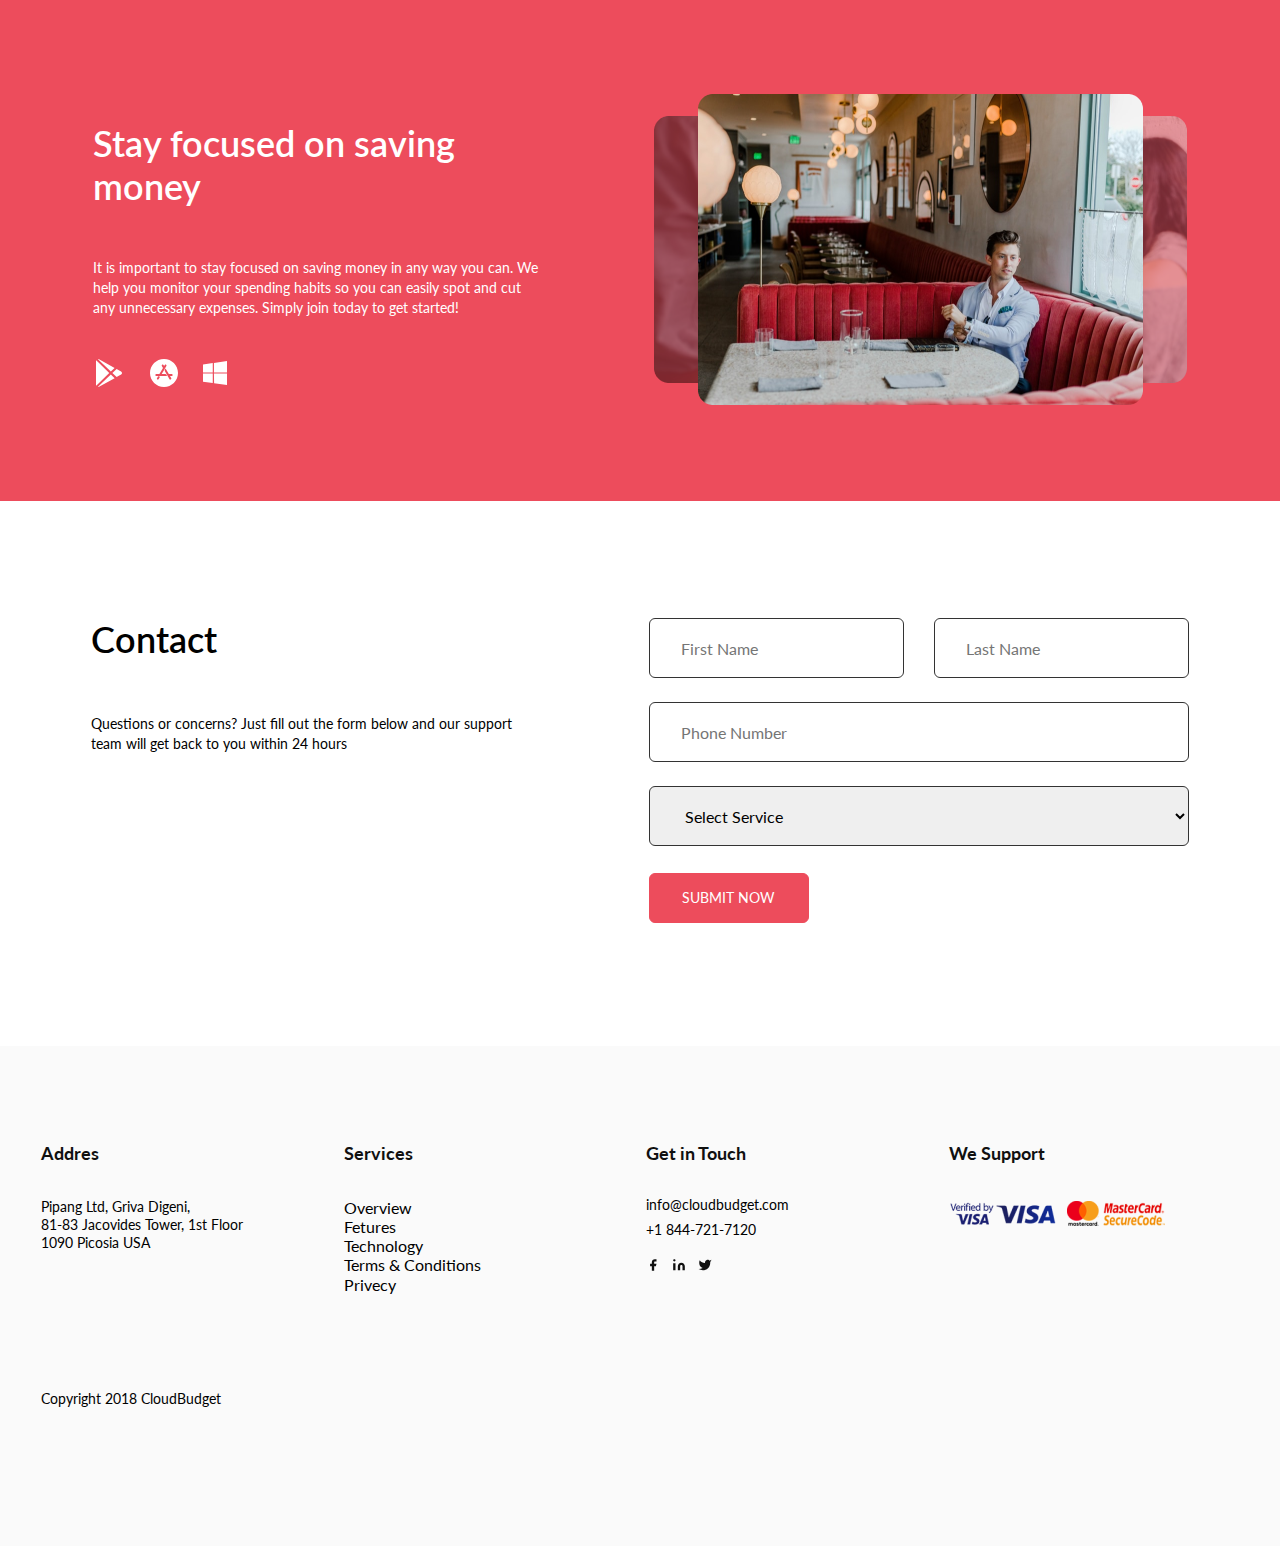
<file: lec06-block-layout-homework/index.html>
<!DOCTYPE html>
<html lang="en">
<head>
    <meta charset="UTF-8">
    <meta http-equiv="X-UA-Compatible" content="IE=edge">
    <meta name="viewport" content="width=device-width, initial-scale=1.0">
    <link href="https://fonts.googleapis.com/css2?family=Lato:wght@400;600;700&display=swap" rel="stylesheet">
    <link rel="stylesheet" href="./style/normalize.css">
    <link rel="stylesheet" href="./style/reset.css">
    <link rel="stylesheet" href="./style/main.css">
    <title>Block</title>
</head>
<body>
    <main class="main">
        <div class="container">
            <div class="content">
                <div class="title">
                    <h2>
                        Stay focused on saving money
                    </h2>
                    <p>
                        It is important to stay focused on saving money in any way you can. We help you monitor your spending habits so you can easily spot and cut any unnecessary expenses. Simply join today to get started!
                    </p>
                    <div class="icon">
                        <a target="__blank" href="https://play.google.com/store?hl=ru&gl=US">
                            <img src="./image/logo-google-playstore.svg" alt="Google Play icon">
                        </a>
                        <a target="__blank" href="https://www.apple.com/ua/app-store/">
                            <img src="./image/logo-apple-appstore.svg" alt="App store icon">
                        </a>
                        <a target="__blank" href="https://www.microsoft.com/uk-ua/store/apps/windows">
                            <img src="./image/simple-icons_windows.svg" alt="Windows icon">
                        </a>
                    </div>
                </div>
                <div class="Slider">
                    <img src="./image/Slider.png" alt="man in cafe">
                </div>
            </div>
        </div>
    </main>
    <div class="contacts">
        <div class="container">
            <div class="content">
                <div class="contact">
                    <h2>
                        Contact
                    </h2>
                    <p>
                        Questions or concerns? Just fill out the form below and our support team will get back to you within 24 hours
                    </p>
                </div>
                <div class="input">
                    <div class="self">
                        <input class="name" type="text" name="first-name" placeholder="First Name">
                        <input class="name" type="text" name="last-name" placeholder="Last Name">
                    </div>
                    <input class="tel" type="tel" name="phone-number" placeholder="Phone Number">
                    <select placeholder="Select Service" name="select-service">
                        <option selected disabled value="Select Service">Select Service</option>
                        <option value="Twitter">Twitter</option>
                        <option value="Facebook">Facebook</option>
                        <option value="Instagram">Instagram</option>
                        <option value="Telegram">Telegram</option>
                    </select>
                    <button type="button">Submit now</button>
                </div>
            </div>
        </div>
    </div>
    <footer class="footer">
        <div class="container">
            <div class="content">
                <div class="addres">
                    <h3>
                        Addres
                    </h3>
                    <p> 
                        Pipang Ltd, Griva Digeni, <br> 81-83 Jacovides Tower, 1st Floor <br> 1090 Picosia USA
                    </p>
                    <p class="date">
                        Copyright 2018 CloudBudget
                    </p>
                </div>
                <div class="services">
                    <h3>Services</h3>
                    <ul>
                        <li>
                            <a href="#">
                                Overview
                            </a>
                        </li>
                        <li>
                            <a href="#">
                                Fetures
                            </a>
                        </li>
                        <li>
                            <a href="#">
                                Technology
                            </a>
                        </li>
                        <li>
                            <a href="#">
                                Terms & Conditions
                            </a>
                        </li>
                        <li>
                            <a href="#">
                                Privecy
                            </a>
                        </li>
                    </ul>
                </div>
                <div class="touch">
                    <h3>
                        Get in Touch
                    </h3>
                    <p>
                        info@cloudbudget.com
                    </p>
                    <p class="tel">
                        +1 844-721-7120
                    </p>
                    <div class="social">
                        <a target="__blank" href="https://www.facebook.com/">
                            <img src="./image/social-facebook.svg" alt="Facebook">
                        </a>
                        <a target="__blank" href="https://www.linkedin.com/">
                            <img src="./image/social-linkedin.svg" alt="Linkedin">
                        </a>
                        <a target="__blank" href="https://twitter.com/">
                            <img src="./image/social-twitter.svg" alt="Twitter">
                        </a>
                    </div>
                </div>
                <div class="support">
                    <h3>
                        We Support
                    </h3>
                    <a href="#">
                        <img src="./image/payments.png" alt="Payments">
                    </a>
                </div>
            </div>
        </div>
    </footer>
</body>
</html>
</file>
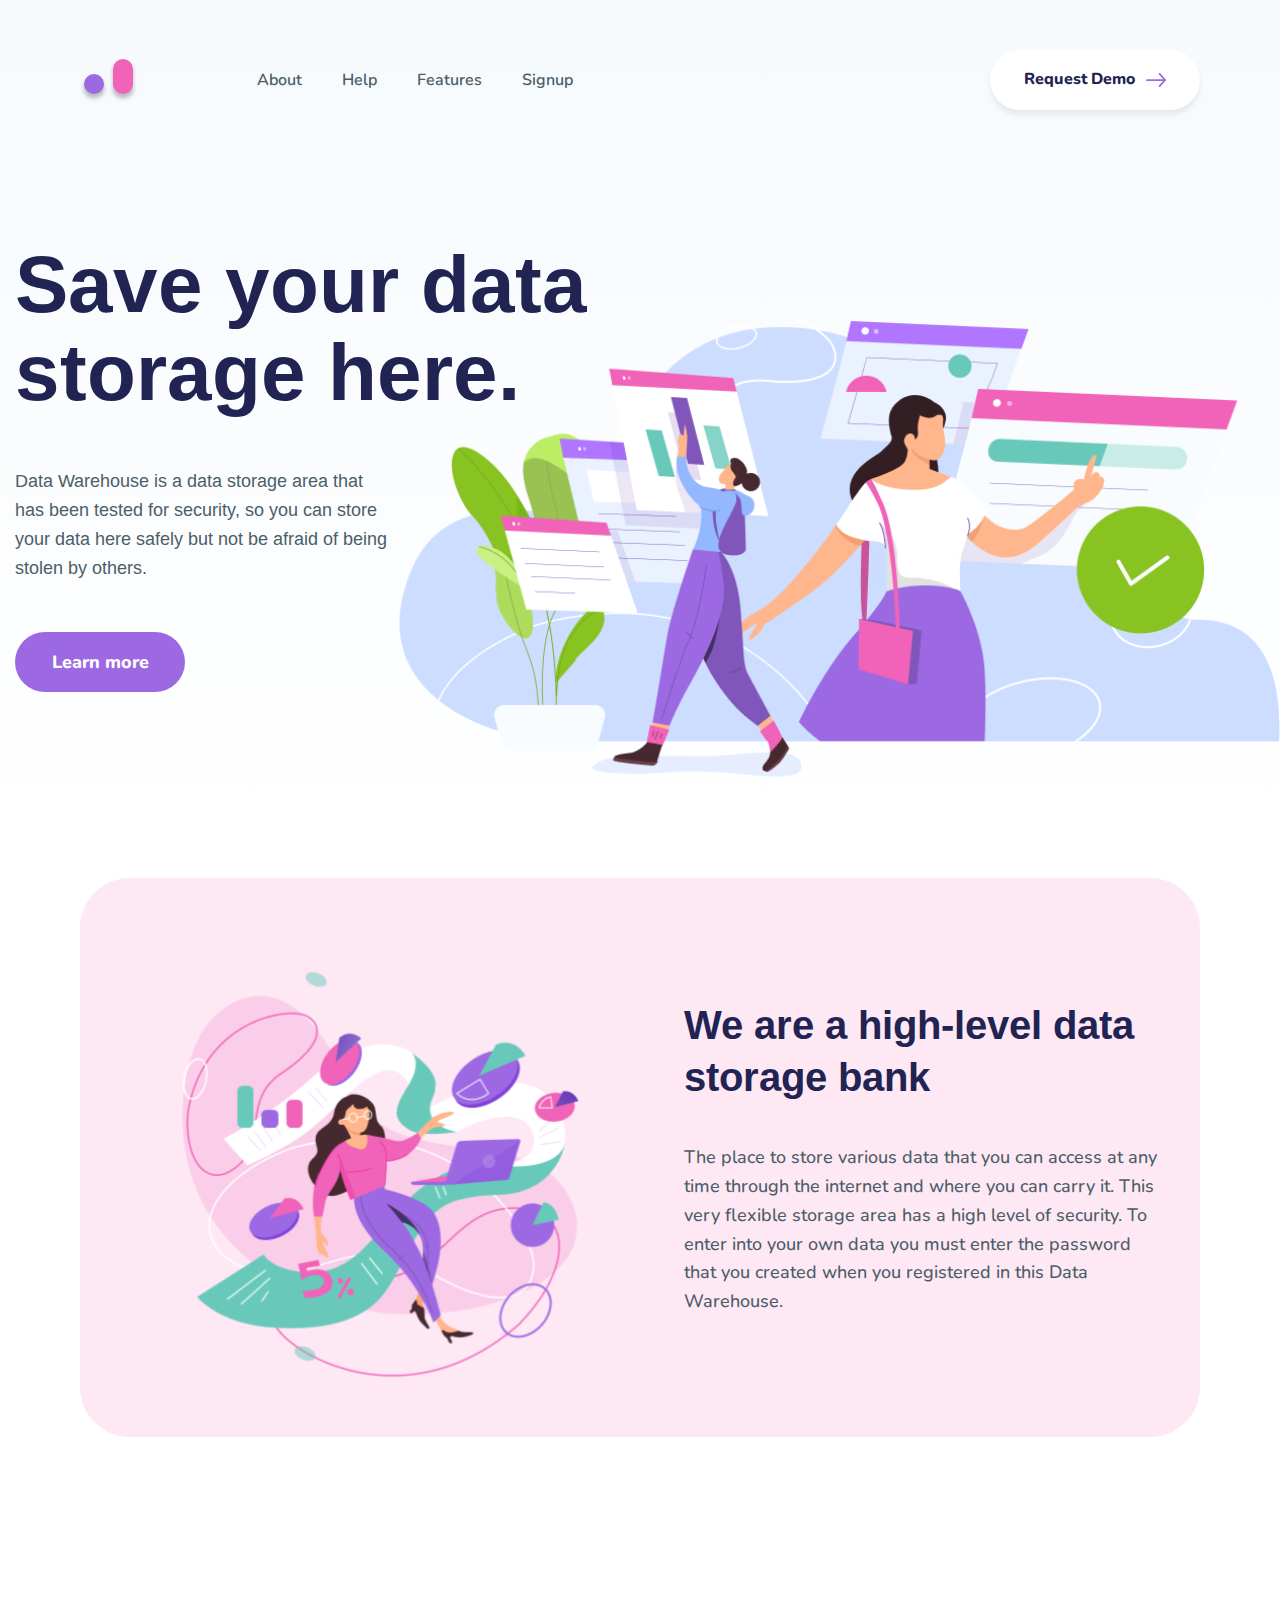
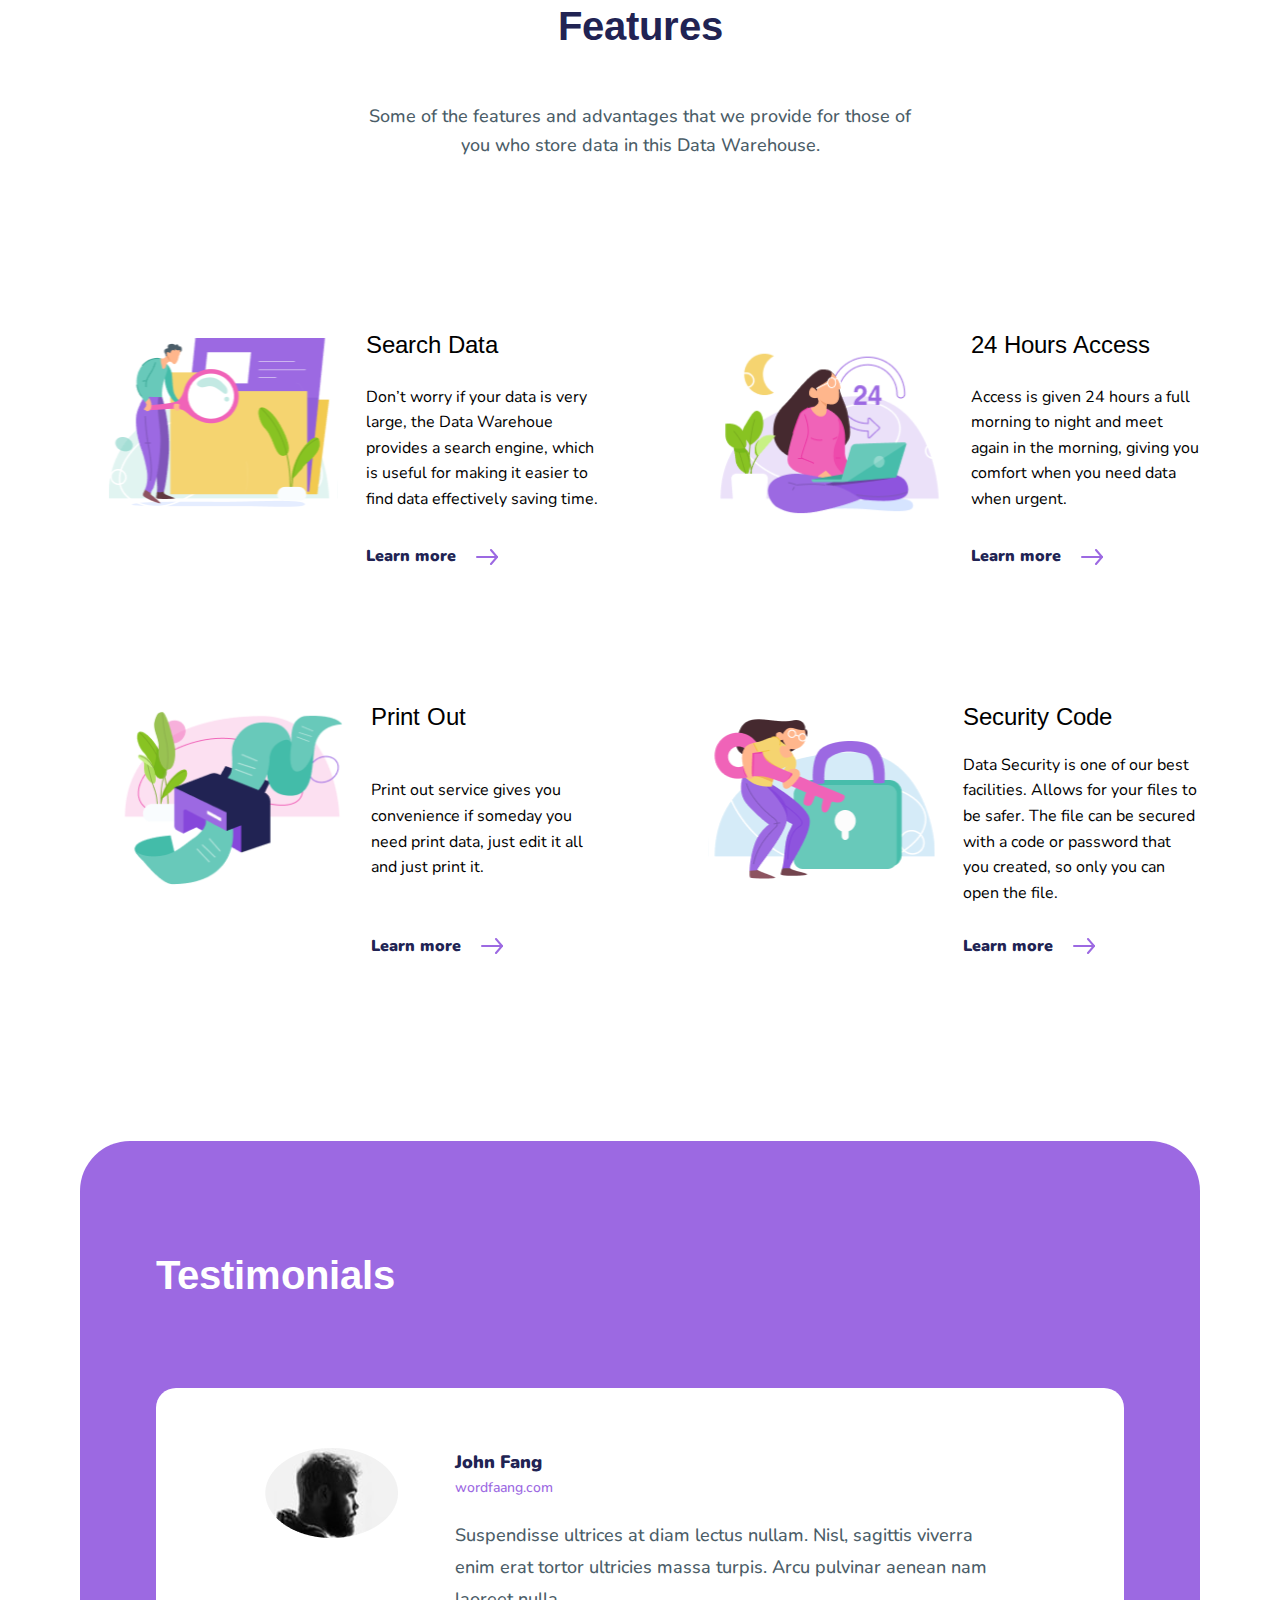
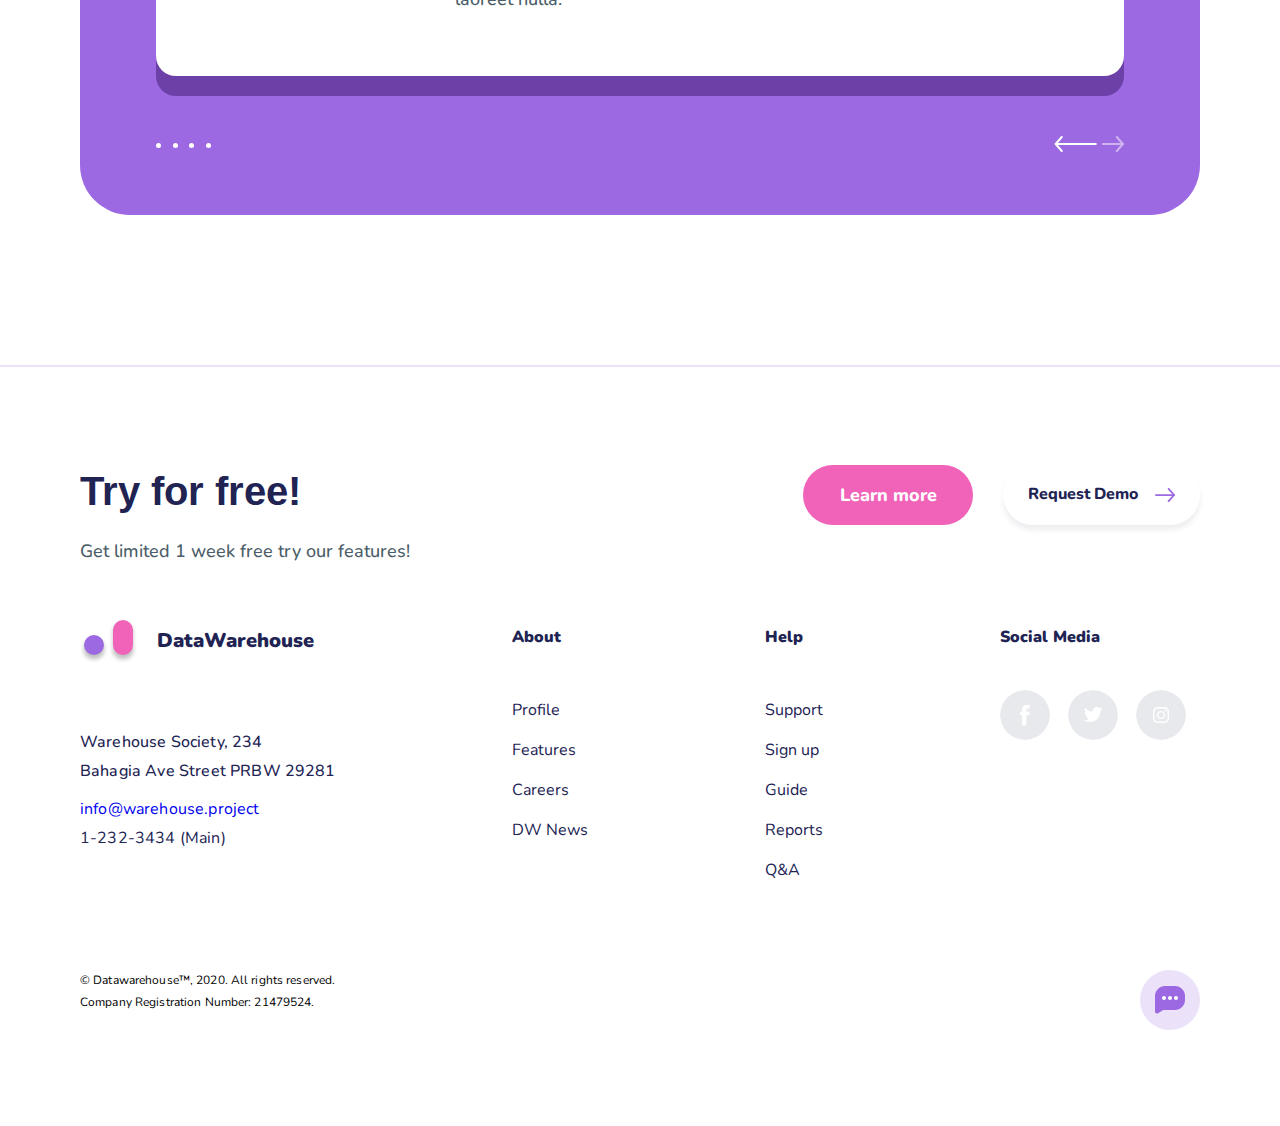
<file: lec07-Flexbox/index.html>
<!DOCTYPE html>
<html lang="en">
<head>
    <meta charset="UTF-8">
    <meta http-equiv="X-UA-Compatible" content="IE=edge">
    <meta name="viewport" content="width=device-width, initial-scale=1.0">
    <link rel="stylesheet" href="./style/reset.css">
    <link rel="stylesheet" href="./style/normalize.css">
    <link rel="stylesheet" href="./style/main.css">
    <link href="https://fonts.googleapis.com/css2?family=Nunito:wght@400;600;800;900&display=swap" rel="stylesheet">
    <link href="https://fonts.googleapis.com/css2?family=Arimo:wght@400;700&display=swap" rel="stylesheet">
    <title>Flexbox</title>
</head>
<body>
    <header class="header">
        <div class="container">
            <div class="content">
                <div class="logo-nav">
                    <img class="logo" src="./images/Logo.svg" alt="logo">
                    <ul class="nav">
                        <li><a href="#">About</a></li>
                        <li><a href="#">Help</a></li>
                        <li><a href="#">Features</a></li>
                        <li><a href="#">Signup</a></li>
                    </ul>
                </div>
                <button type="button" class="request-btn">
                    Request Demo
                    <img src="./images/top-arrov-right.svg" alt="Top arrov right">
                </button>            
            </div>
        </div>
    </header>
    <main class="main">
       <section class="about">
            <h1>
                Save your data storage here.
            </h1>
            <p>
                Data Warehouse is a data storage area that has been
                tested for security, so you can store your data here
                safely but not be afraid of being stolen by others.
            </p>
            <button class="learn-more-btn">
                Learn more
            </button>
       </section>
       <sectioon class="info">
           <div class="container">
               <div class="content">
                   <img src="./images/info-img.svg" alt="Info image">
                   <div class="text">
                       <h2>
                            We are a high-level
                            data 
                            storage bank
                       </h2>
                       <p>
                            The place to store various data that you can access at any time through the internet  and where you can carry it. 
                            This very flexible storage area has a high level of security. To enter into your own data you must enter the password that you created when you registered in this Data Warehouse. 
                       </p>
                   </div>
               </div>
           </div>
       </sectioon>
       <section class="features">
           <div class="container">
               <div class="content">
                   <div class="title">
                       <h2>
                            Features
                       </h2>
                       <p>
                            Some of the features and advantages that we provide for those of you who store data in this Data Warehouse.
                       </p>
                   </div>
                   <div class="cards">
                       <div class="card">
                           <img class="card-image" src="./images/card1.svg" alt="">
                           <div class="text">
                               <h3>
                                    Search Data
                               </h3>
                               <p>
                                    Don’t worry if your data is very large, the Data Warehoue provides a search engine, which is useful for making it easier to find data effectively saving time.
                               </p>
                               <button>
                                    Learn more
                                    <img src="./images/top-arrov-right.svg" alt="">
                               </button>
                           </div>
                       </div>
                       <div class="card">
                        <img class="card-image" src="./images/card2.svg" alt="">
                        <div class="text">
                            <h3>
                                24 Hours Access
                            </h3>
                            <p>
                                Access is given 24 hours a full morning to night and
                                meet again in the morning, giving you comfort when
                                you need data when urgent.                            </p>
                            <button>
                                Learn more
                                <img src="./images/top-arrov-right.svg" alt="">
                            </button>
                        </div>
                    </div>
                    <div class="card">
                        <img class="card-image" src="./images/card3.svg" alt="">
                        <div class="text">
                            <h3>
                                Print Out
                            </h3>
                            <p>
                                Print out service gives you convenience if someday
                                you need print data, just edit it all and just print it.
                            </p>
                            <button>
                                Learn more
                                <img src="./images/top-arrov-right.svg" alt="">
                            </button>
                        </div>
                    </div>
                    <div class="card">
                        <img class="card-image" src="./images/card4.svg" alt="">
                        <div class="text">
                            <h3>
                                Security Code
                            </h3>
                            <p>
                                Data Security is one of our best facilities. Allows for your files
                                to be safer. The file can be secured with a code or password that 
                                you created, so only you can open the file.
                            </p>
                            <button>
                                Learn more
                                <img src="./images/top-arrov-right.svg" alt="">
                            </button>
                        </div>
                    </div>
                   </div>
               </div>
           </div>
       </section>
       <section class="feed">
           <div class="container">
               <div class="content">
                   <h2>
                        Testimonials
                   </h2>
                   <div class="self">
                       <img src="./images/portret.png" alt="face">
                       <div class="text">
                           <h3>
                                John Fang 
                           </h3>
                           <a href="#">
                                wordfaang.com
                           </a>
                           <p>
                                Suspendisse ultrices at diam lectus nullam. 
                                Nisl, sagittis viverra enim erat tortor ultricies massa turpis. Arcu pulvinar aenean nam laoreet nulla.
                           </p>
                       </div>
                   </div>
                   <div class="bottom">
                       <div>
                           <ul>
                                <li></li>
                                <li></li>
                                <li></li>
                                <li></li>
                            </ul>
                       </div>
                       <div>
                           <img src="./images/long-left-arrow.svg" alt="">
                           <img src="./images/right-arrov-two.svg" alt="">
                       </div>
                   </div>
               </div>
           </div>
       </section>
       <section class="pre-footer">
           <div class="container">
               <div class="content">
                    <div class="title">
                        <h2>
                            Try for free!
                        </h2>
                        <p>
                            Get limited 1 week free try our features!
                        </p>
                    </div>
                    <div class="buttons">
                        <button class="learn-more-btn">
                            Learn more
                        </button>
                        <button type="button" class="request-btn">
                            Request Demo
                            <img src="./images/top-arrov-right.svg" alt="Top arrov right">
                        </button>
                    </div>
               </div>
           </div>
       </section>
       <div class="footer">
           <div class="container">
               <div class="content">
                   <div class="wrapper-footer">
                        <div class="contacts">
                            <div class="logo">
                                <img src="./images/Logo.svg" alt="logo">
                                <h3>DataWarehouse</h3>
                            </div>
                            <p class="adress">
                                Warehouse Society, 234
                                <br>
                                Bahagia Ave Street 
                                PRBW 29281
                            </p>
                            <p class="tel">
                                <a href="#">
                                    info@warehouse.project
                                </a> 
                                <br>
                                1-232-3434 (Main)
                            </p>
                        </div>
                        <ul class="footer-list">
                            <li>About</li>
                            <li>Profile</li>
                            <li>Features</li>
                            <li>Careers</li>
                            <li>DW News</li>
                        </ul>
                        <ul class="footer-list">
                            <li>Help</li>
                            <li>Support</li>
                            <li>Sign up</li>
                            <li>Guide</li>
                            <li>Reports</li>
                            <li>Q&A</li>
                        </ul>
                        <div class="social">
                            <ul class="footer-list">
                                <li>Social Media</li>
                            </ul>
                            <div class="social-img">
                                <img src="./images/social-facebook.svg" alt="facebook">
                                <img src="./images/social-twitter.svg" alt="twitter">
                                <img src="./images/social-inst.svg" alt="instagram">
                            </div>
                        </div>
                   </div>
                   <div class="copyright">
                        <p>
                            © Datawarehouse™, 2020. All rights reserved.
                            <br>
                            Company Registration Number: 21479524.
                        </p>
                        <img src="./images/msg-footer.svg" alt="message">
                   </div>
               </div>
           </div>
       </div>
    </main>
</body>
</html>
</file>
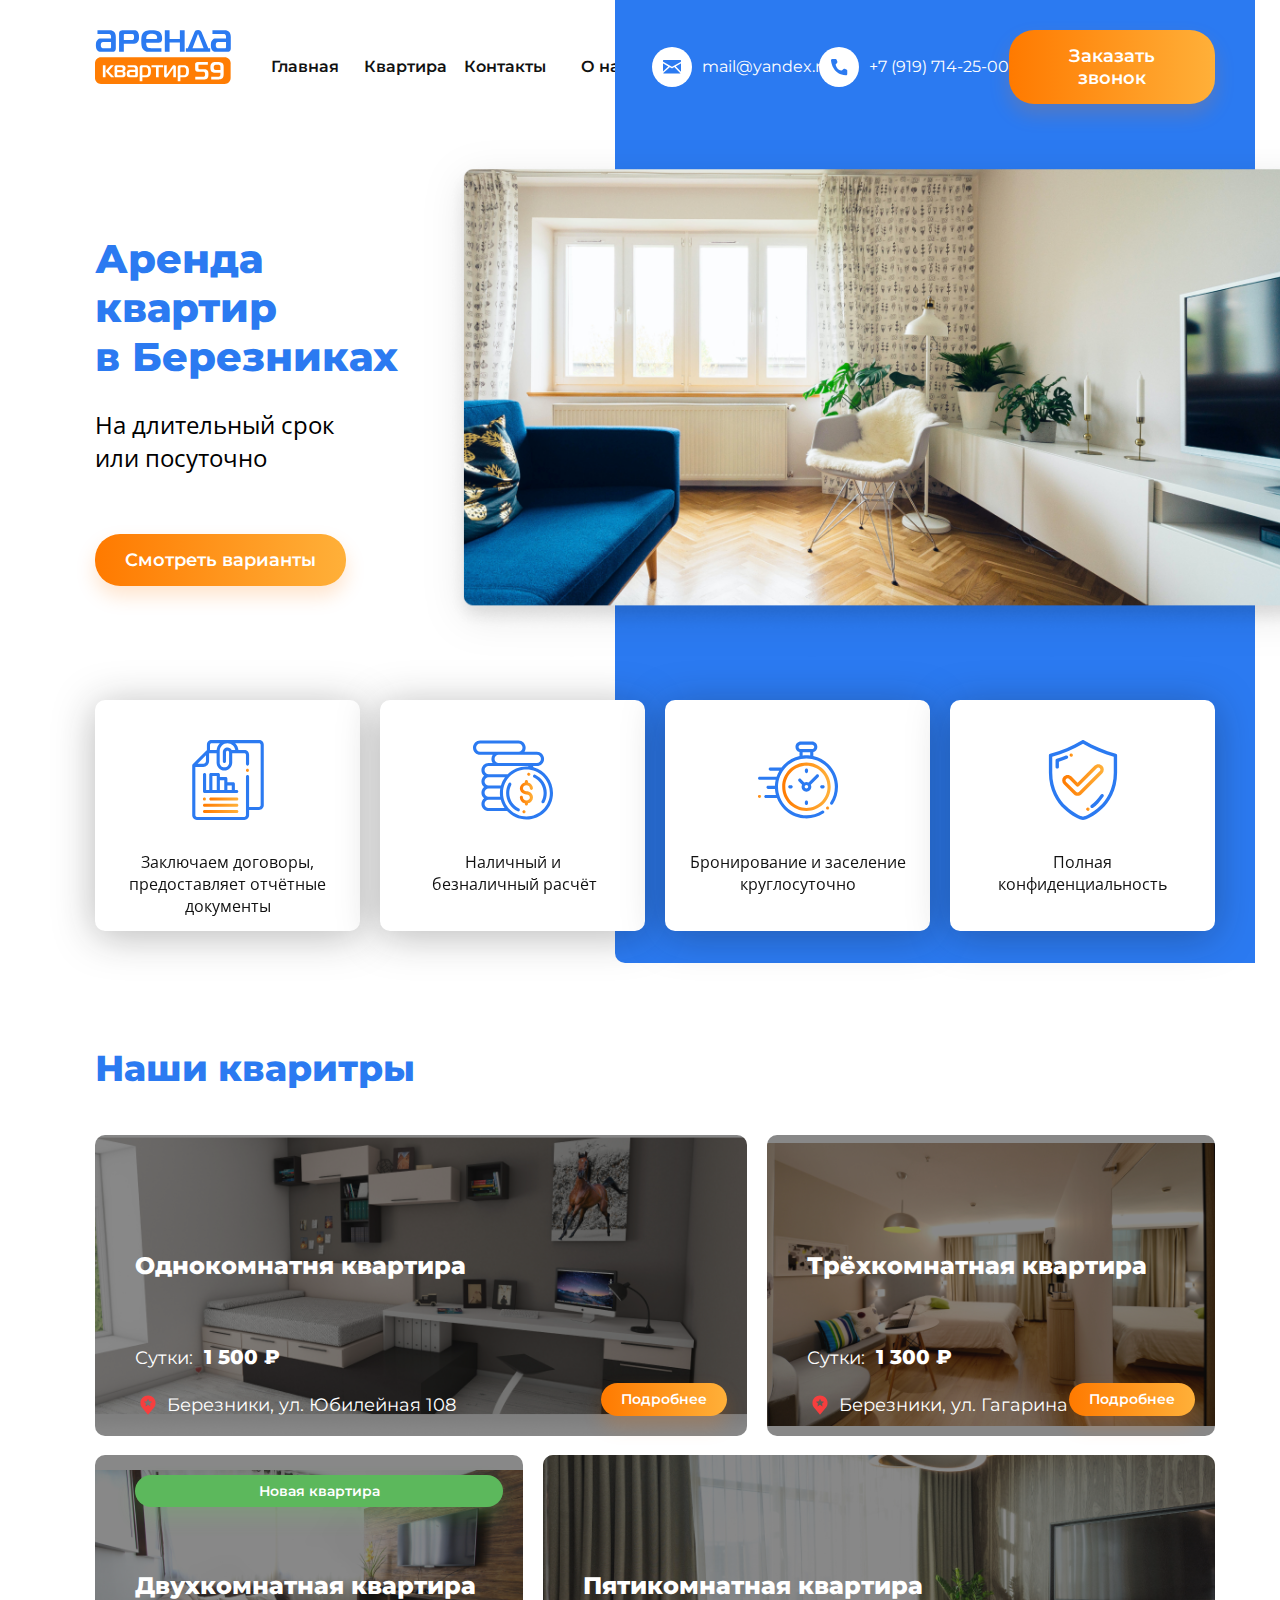
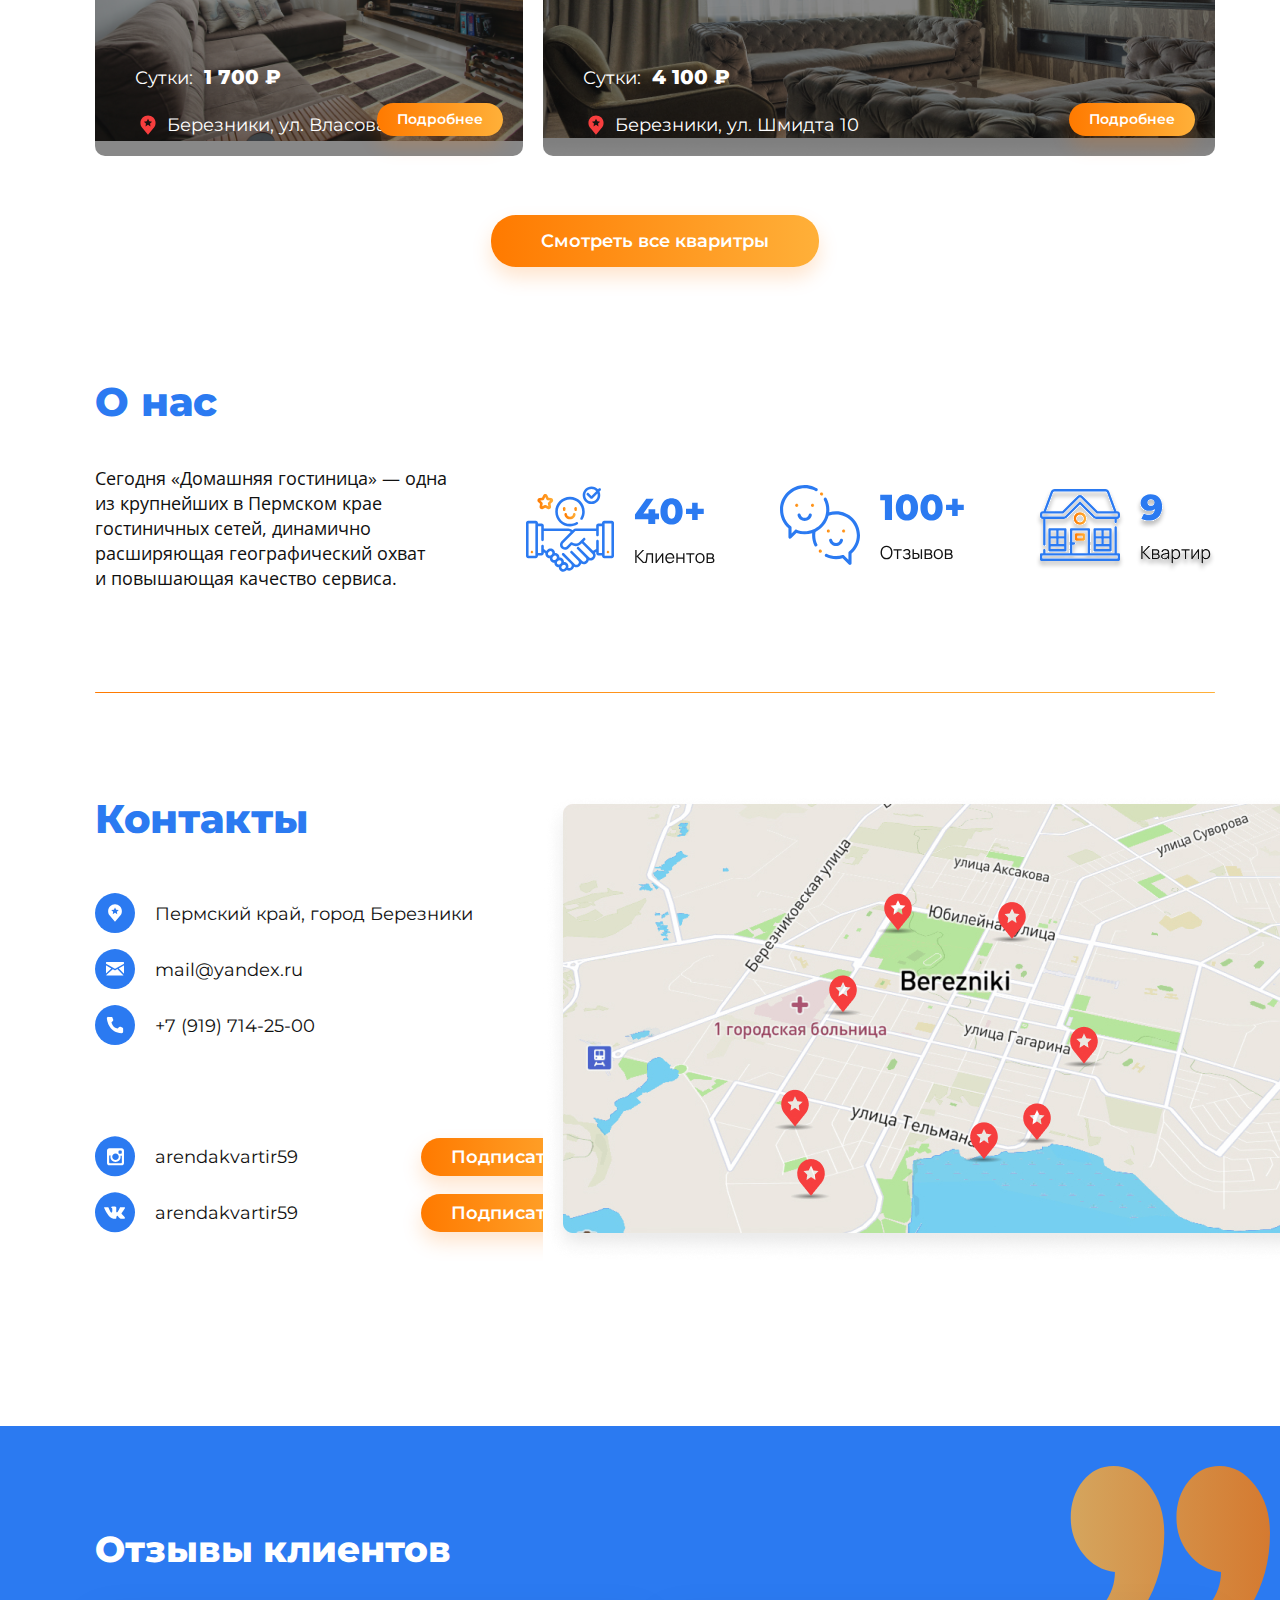
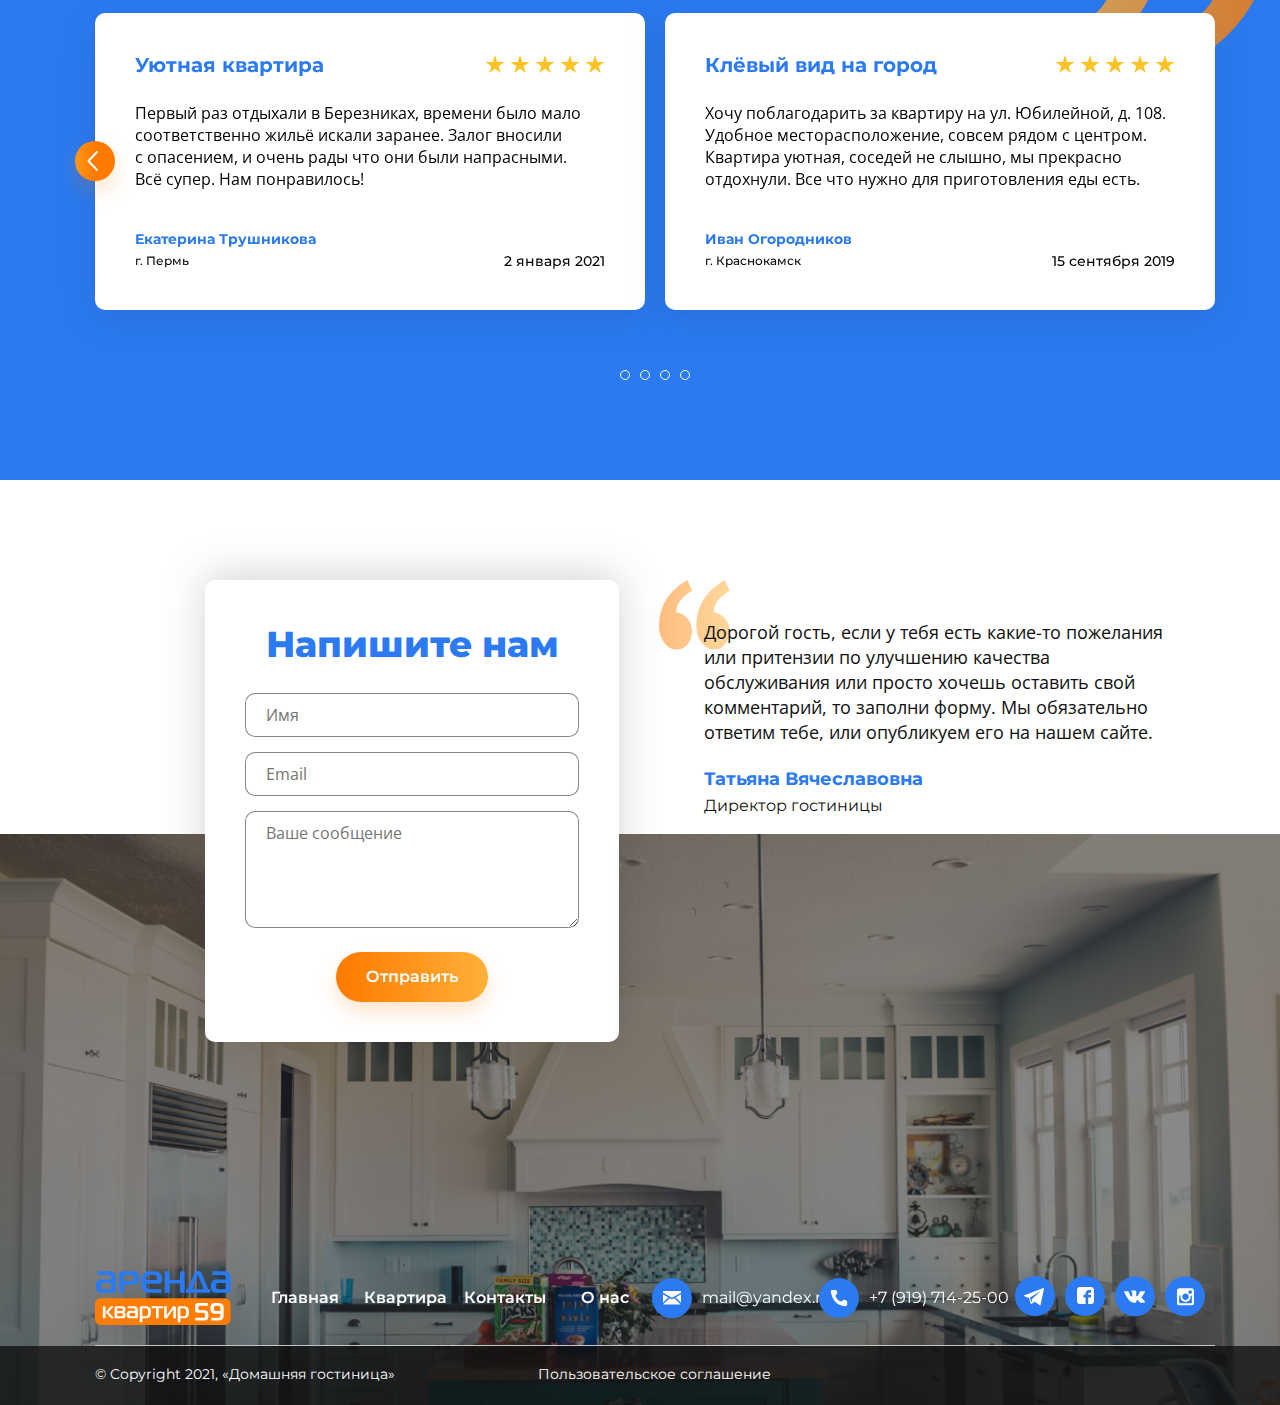
<file: Lec09-Grid/index.html>
<!DOCTYPE html>
<html lang="ru">
<head>
    <meta charset="UTF-8">
    <meta http-equiv="X-UA-Compatible" content="IE=edge">
    <meta name="viewport" content="width=device-width, initial-scale=1.0">
    <link rel="stylesheet" href="./style/reset.css">
    <link rel="stylesheet" href="./style/normalize.css">
    <link rel="stylesheet" href="./style/main.css">
    <link href="https://fonts.googleapis.com/css2?family=Manrope&family=Montserrat:wght@400;500;600;700;800&family=Open+Sans&display=swap" rel="stylesheet">
    <title>Grid</title>
</head>
<body>
    <div class="startBlock">
        <div class="container">
            <div class="content">
                <header class="header">
                    <div class="header__menu">
                        <img src="./image/Logo.svg" alt="Logo" class="menu__logo">
                        <ul class="menu__list">
                            <li class="menu__item"><a href="#" class="menu__link">Главная</a></li>
                            <li class="menu__item"><a href="#" class="menu__link">Квартира</a></li>
                            <li class="menu__item"><a href="#" class="menu__link">Контакты</a></li>
                            <li class="menu__item"><a href="#" class="menu__link">О нас</a></li>
                        </ul>
                    </div>
                    <div class="header__contact">
                        <a href="#" class="contact__item mail"> mail@yandex.ru </a>
                        <a href="#" class="contact__item tel"> +7 (919) 714-25-00 </a>
                        <button type="button" class="button contact__btn">Заказать звонок</button>
                    </div>
                </header>
                <div class="content__main">
                    <div class="main__text">
                        <h1 class="title">
                            Аренда квартир <br> в Березниках
                        </h1>
                        <p class="text-info">
                            На длительный срок <br> или посуточно
                        </p>
                        <button class="button button__look">
                            Смотреть варианты
                        </button>
                    </div>
                    <img class="main__img" src="./image/home.png" alt="home photo">
                </div>
                <div class="section__cards">
                    <div class="cards">
                        <div class="cardsWrapper">
                            <div class="cards__item">
                                <img class="card__img" src="./image/Card1.svg" alt="Documents image">
                                <p calss="card__info">
                                    Заключаем договоры, предоставляет отчётные документы
                                </p>
                            </div>
                        </div>
                        <div class="cardsWrapper">
                            <div class="cards__item">
                                <img class="card__img" src="./image/Card2.svg" alt="Money image">
                                <p calss="card__info">
                                    Наличный и <br> безналичный расчёт
                                </p>
                            </div>
                        </div>
                        <div class="cardsWrapper">
                            <div class="cards__item">
                                <img class="card__img" src="./image/card3.svg" alt="Time image">
                                <p calss="card__info">
                                    Бронирование и заселение круглосуточно
                                </p>
                            </div>
                        </div>
                        <div class="cardsWrapper">
                            <div class="cards__item">
                                <img class="card__img" src="./image/card4.svg" alt="Safaty image">
                                <p calss="card__info">
                                    Полная <br> конфиденциальность
                                </p>
                            </div>
                        </div>
                    </div>
                </div>
            </div>
        </div>
    </div>
    <section class="apartment">
        <div class="container">
            <div class="content">
                <h2 class="title">
                    Наши кваритры
                </h2>
                <div class="wrapper__range">
                    <div class="range">
                        <div class="wrapper-item1">
                            <div class="item">
                                <p class="range__title">
                                    Однокомнатня квартира
                                </p>
                                <p class="range__price">
                                    Сутки: <span class="range__price-icon">&nbsp1 500 &#8381</span>
                                </p>
                                <p class="range__location">
                                    Березники, ул. Юбилейная 108
                                </p>
                                <button type="button" class="button range__button">
                                    Подробнее
                                </button>
                            </div>
                        </div>
                        <div class="wrapper-item2">
                            <div class="item">
                                <p class="range__title">
                                    Трёхкомнатная квартира
                                </p>
                                <p class="range__price">
                                    Сутки: <span class="range__price-icon">&nbsp1 300 &#8381</span>
                                </p>
                                <p class="range__location">
                                    Березники, ул. Гагарина 89
                                </p>
                                <button type="button" class="button range__button">
                                    Подробнее
                                </button>
                            </div>
                        </div>
                        <div class="wrapper-item3">
                            <div class="item">
                                <button class="button range__button status">
                                    Новая квартира
                                </button>
                                <p class="range__title">
                                    Двухкомнатная квартира
                                </p>
                                <p class="range__price">
                                    Сутки: <span class="range__price-icon">&nbsp1 700 &#8381</span>
                                </p>
                                <p class="range__location">
                                    Березники, ул. Власова 14
                                </p>
                                <button type="button" class="button range__button">
                                    Подробнее
                                </button>
                            </div>
                        </div>
                        <div class="wrapper-item4">
                            <div class="item">
                                <p class="range__title">
                                    Пятикомнатная квартира
                                </p>
                                <p class="range__price">
                                    Сутки: <span class="range__price-icon">&nbsp4 100 &#8381</span>
                                </p>
                                <p class="range__location">
                                    Березники, ул. Шмидта 10
                                </p>
                                <button type="button" class="button range__button">
                                    Подробнее
                                </button>
                            </div>
                        </div>
                    </div>
                </div>
                <div class="wrapper__button">
                    <button class="button apartment__button">
                    Смотреть все кваритры 
                </button>
                </div>
            </div>
        </div>
    </section>
    <section class="about">
        <div class="container">
            <div class="content">
                <h2 class="title">
                    О нас
                </h2>
                <div class="description">
                    <p class="description__text">
                        Сегодня «Домашняя гостиница» — одна из крупнейших в Пермском крае гостиничных сетей, динамично расширяющая географический охват и повышающая качество сервиса.
                    </p>
                    <div class="description__images">
                        <img class="desc__image" src="./image/descOne.svg" alt="Counter client">
                        <img class="desc__image" src="./image/descTwo.svg" alt="Counter feedback">
                        <img class="desc__image" src="./image/descThree.svg" alt="Counter apartment">
                    </div>
                </div>
                <div class="about__underline">
                    <div class="block1"></div>
                    <div class="block2"></div>
                    <div class="block3"></div>
                </div>
            </div>
        </div>
    </section>
    <section class="contact">
        <div class="container">
            <div class="content">
                <div class="contact__links">
                    <h2 class="title">
                        Контакты
                    </h2>
                    <span class="link">
                        <img src="./image/location-icon2.svg" alt="location icon">
                        <p>Пермский край, город Березники</p> 
                    </span>
                    <span class="link">
                        <img src="./image/mail-icon2.svg" alt="email icon">
                        <p>mail@yandex.ru</p> 
                    </span>
                    <span class="link">
                        <img src="./image/tele-icon2.svg" alt="telephone icon">
                        <p>+7 (919) 714-25-00</p> 
                    </span>
                    <span class="link">
                        <img src="./image/inst-icon.svg" alt="telephone icon">
                        <p>arendakvartir59</p> 
                        <button type="button" class="button link__button">
                            Подписаться
                        </button>
                    </span>
                    <span class="link">
                        <img src="./image/vk-icon.svg" alt="telephone icon">
                        <p>arendakvartir59</p> 
                        <button type="button" class="button link__button">
                            Подписаться
                        </button>
                    </span>
                </div>
                <div class="contact__image-map">
                    <img src="./image/Map.jpg" alt="map image">
                </div>
            </div>
        </div>
    </section>
    <section class="feedback">
        <div class="container">
            <div class="content">
                <h2 class="klient__feedback">
                    Отзывы клиентов
                </h2>
                <div class="feedback__grid-wrapper">
                    <div class="arrows">
                        <div class="arrow left-arrow">
                            <img src="./image/arrow.svg" alt="left arrow">
                        </div>
                        <div class="arrow right-arrow">
                            <img src="./image/arrow.svg" alt="right arrow">
                        </div>
                    </div>
                    <div class="feedback__item">
                        <div class="title-wrapper">
                            <h3 class="title">
                                Уютная квартира
                            </h3>
                            <img src="./image/stars.svg" alt="Stars">
                        </div>
                        <p class="item-info">
                            Первый раз отдыхали в Березниках, времени было мало соответственно жильё искали заранее. Залог вносили с опасением, и очень рады что они были напрасными. Всё супер. Нам понравилось!
                        </p>
                        <p class="username">
                            Екатерина Трушникова
                        </p>
                        <div class="down-wrapper">
                            <p class="city">
                                г. Пермь
                            </p>
                            <p class="date">
                                2 января 2021
                            </p>
                        </div>
                    </div>
                    <div class="feedback__item">
                        <div class="title-wrapper">
                            <h3 class="title">
                                Клёвый вид на город
                            </h3>
                            <img src="./image/stars.svg" alt="Stars">
                        </div>
                        <p class="item-info">
                            Хочу поблагодарить за квартиру на ул. Юбилейной, д. 108. Удобное месторасположение, совсем рядом с центром. Квартира уютная, соседей не слышно, мы прекрасно отдохнули. Все что нужно для приготовления еды есть.
                        </p>
                        <p class="username">
                            Иван Огородников
                        </p>
                        <div class="down-wrapper">
                            <p class="city">
                                г. Краснокамск
                            </p>
                            <p class="date">
                                15 сентября 2019
                            </p>
                        </div>
                    </div>
                </div>
                <ul class="dots">
                    <li class="dots-item"></li>
                    <li class="dots-item"></li>
                    <li class="dots-item"></li>
                    <li class="dots-item"></li>
                </ul>
            </div>
        </div>
    </section>
    <section class="form">
        <div class="container">
            <div class="content">
                <div class="wrapper-content">
                    <form action="#" class="grid-form">
                        <h2 class="title">
                            Напишите нам
                        </h2>
                        <input class="form-text form-name" type="text" name="name" placeholder="Имя">
                        <input class="form-text form-email" type="email" name="email" placeholder="Email">
                        <textarea class="form-text form-area" name="textarea" id="" cols="30" rows="10" placeholder="Ваше сообщение"></textarea>
                        <button type="submit" class="button form-button">
                            Отправить
                        </button>
                    </form>
                    <div class="form-about">
                        <p class="aboutText">
                            Дорогой гость, если у тебя есть какие-то пожелания или притензии по улучшению качества обслуживания или просто хочешь оставить свой комментарий, то заполни форму. Мы обязательно ответим тебе, или опубликуем его на нашем сайте.
                        </p>
                        <h2 class="title titleUser">
                            Татьяна Вячеславовна
                        </h2>
                        <p class="statusUser">
                            Директор гостиницы
                        </p>
                    </div>
                </div>
            </div>
        </div>
    </section>
    <footer class="footer">
        <div class="container">
            <div class="content-shadow">
                <div class="content">
                    <div class="down__header-wrapper">
                        <div class="header down">
                            <div class="header__menu down">
                                <img src="./image/Logo.svg" alt="Logo" class="menu__logo">
                                <ul class="menu__list dovn">
                                    <li class="menu__item"><a href="#" class="menu__link">Главная</a></li>
                                    <li class="menu__item"><a href="#" class="menu__link">Квартира</a></li>
                                    <li class="menu__item"><a href="#" class="menu__link">Контакты</a></li>
                                    <li class="menu__item"><a href="#" class="menu__link">О нас</a></li>
                                </ul>
                            </div>
                            <div class="header__contact down">
                                <a href="#" class="contact__item mail down"> mail@yandex.ru </a>
                                <a href="#" class="contact__item tel down"> +7 (919) 714-25-00 </a>
                                <div class="footer-link">
                                    <span class="link">
                                        <img src="./image/telegramm-icon.svg" alt="Telegramm icon">
                                    </span>
                                    <span class="link">
                                        <img src="./image/facebook-icon.svg" alt="Facebook icon">
                                    </span>
                                    <span class="link">
                                        <img src="./image/vk-icon.svg" alt="Wk icon">
                                    </span>
                                    <span class="link">
                                        <img src="./image/inst-icon.svg" alt="Instagram icon">
                                    </span>
                                </div>
                            </div>
                        </div>
                    </div>
                    <div class="footer__copyright">
                        <div class="grid-copy one">
                            © Copyright 2021, «Домашняя гостиница»
                        </div>
                        <div class="grid-copy two">
                            Пользовательское соглашение
                        </div>
                    </div>
                </div>
            </div>
        </div>
    </footer>
</body>
</html>
</file>
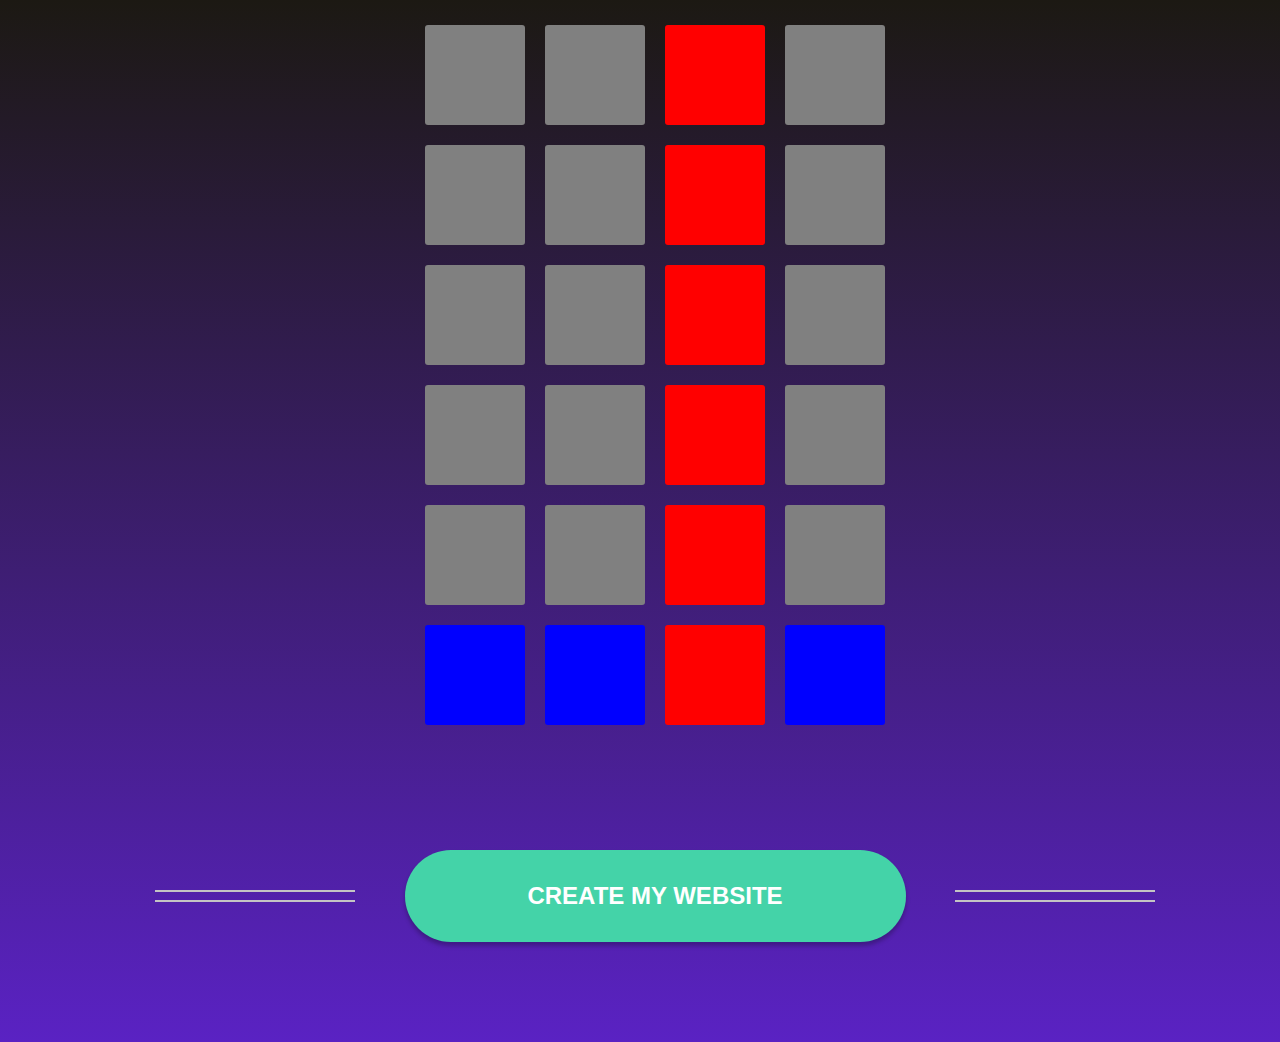
<file: Lec10-Pseudo-class/index.html>
<!DOCTYPE html>
<html lang="en">
<head>
    <meta charset="UTF-8">
    <meta http-equiv="X-UA-Compatible" content="IE=edge">
    <meta name="viewport" content="width=device-width, initial-scale=1.0">
    <link rel="stylesheet" href="./style/reset.css">
    <link rel="stylesheet" href="./style/normalize.css">
    <link rel="stylesheet" href="./style/main.css">
    <title>Pseudo</title>
</head>
<body>
    <main class="main">
        <div class="container">
            <div class="wrapper-div">
                <div class="item"></div>
                <div class="item"></div>
                <div class="item"></div>
                <div class="item"></div>
                <div class="item"></div>
                <div class="item"></div>
                <div class="item"></div>
                <div class="item"></div>
                <div class="item"></div>
                <div class="item"></div>
                <div class="item"></div>
                <div class="item"></div>
                <div class="item"></div>
                <div class="item"></div>
                <div class="item"></div>
                <div class="item"></div>
                <div class="item"></div>
                <div class="item"></div>
                <div class="item"></div>
                <div class="item"></div>
                <div class="item"></div>
                <div class="item"></div>
                <div class="item"></div>
                <div class="item"></div>
            </div>
            <div class="wrapper-btn">
                <button type="button">
                    Create my website
                </button>
            </div>
        </div>
    </main>
</body>
</html>
</file>
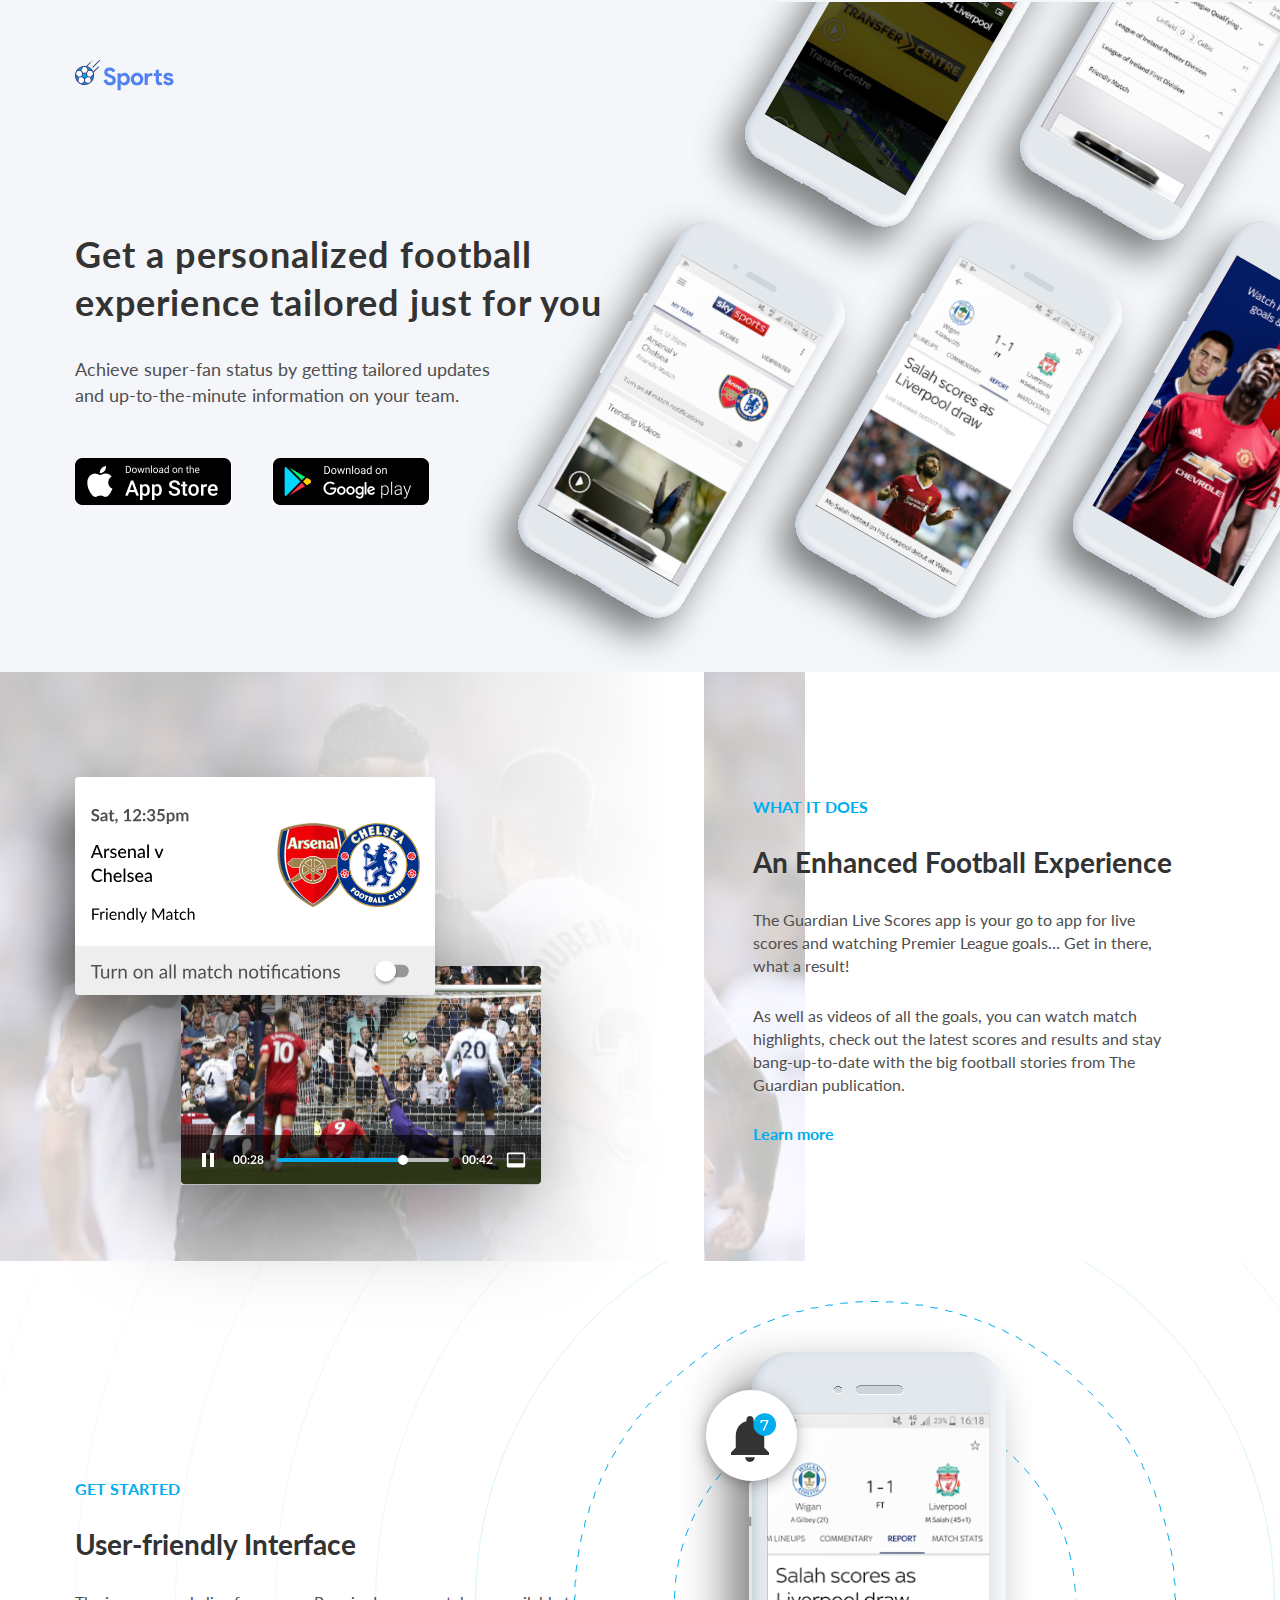
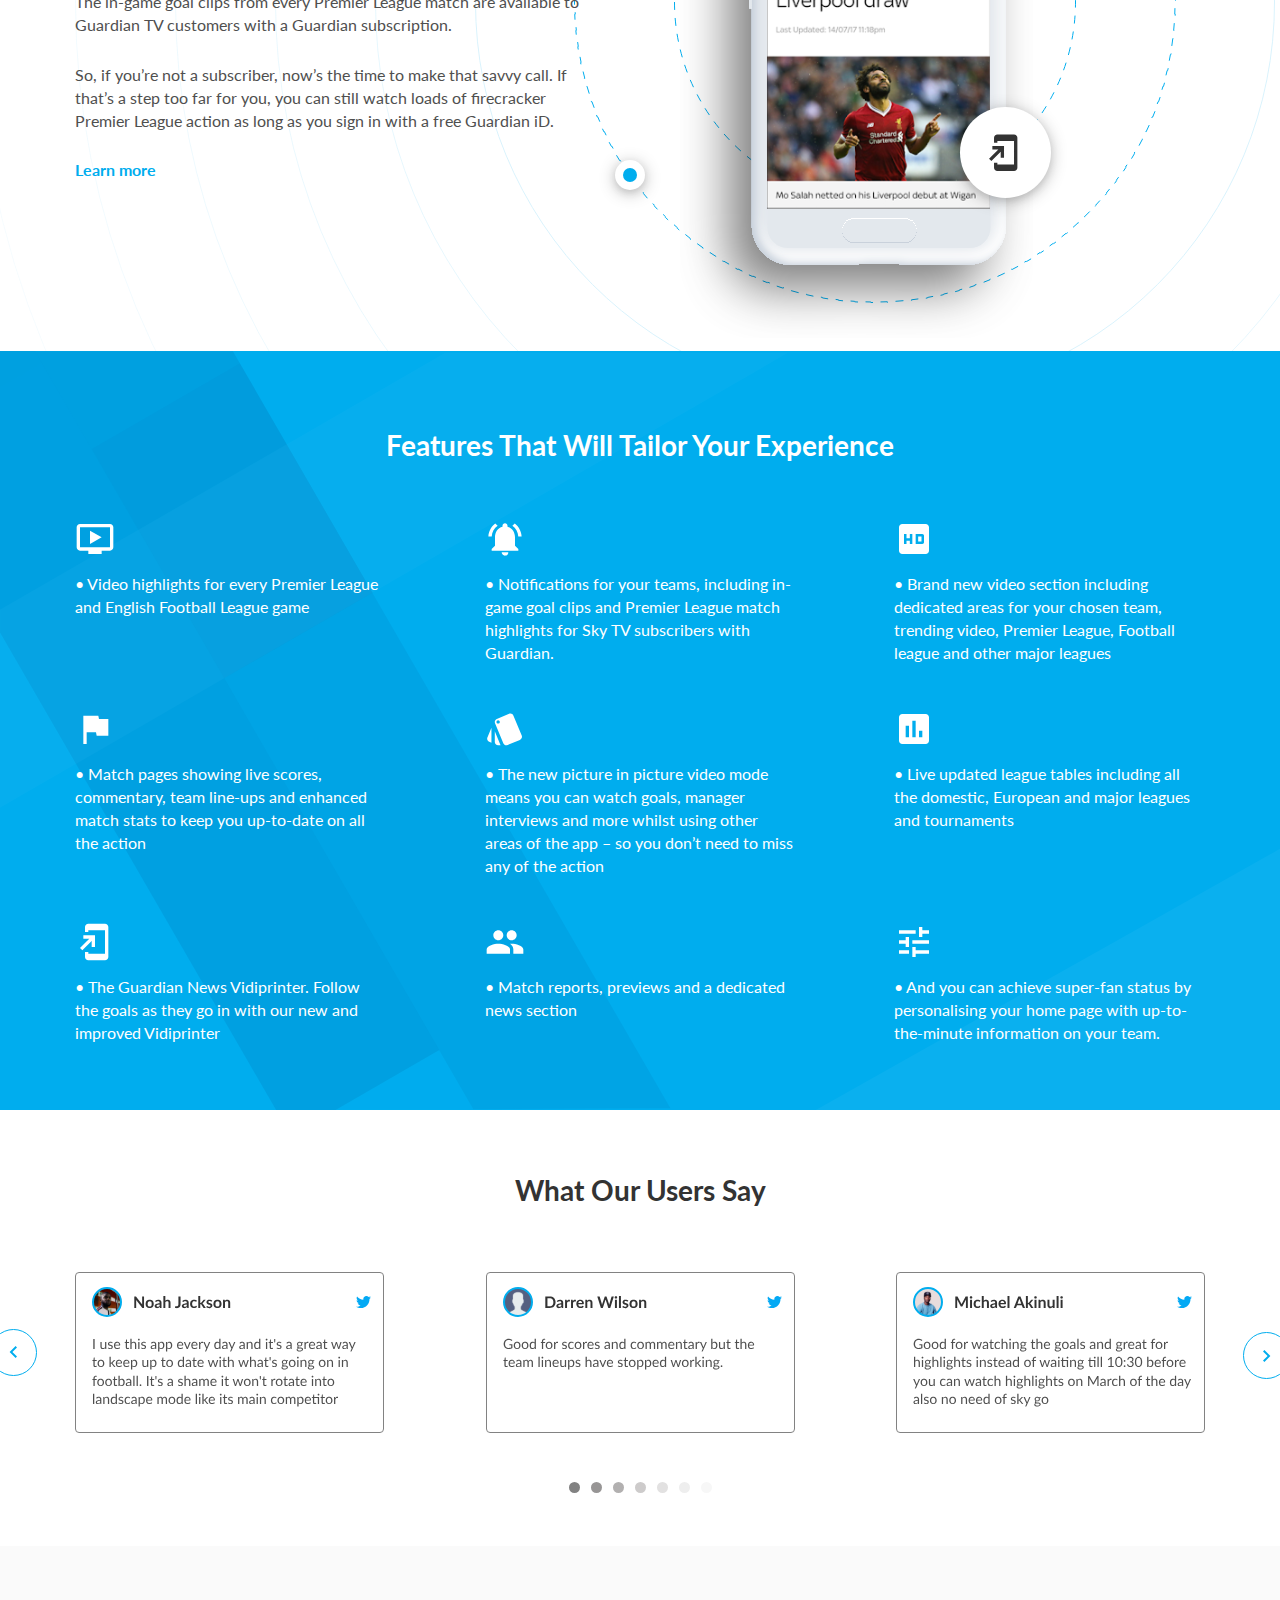
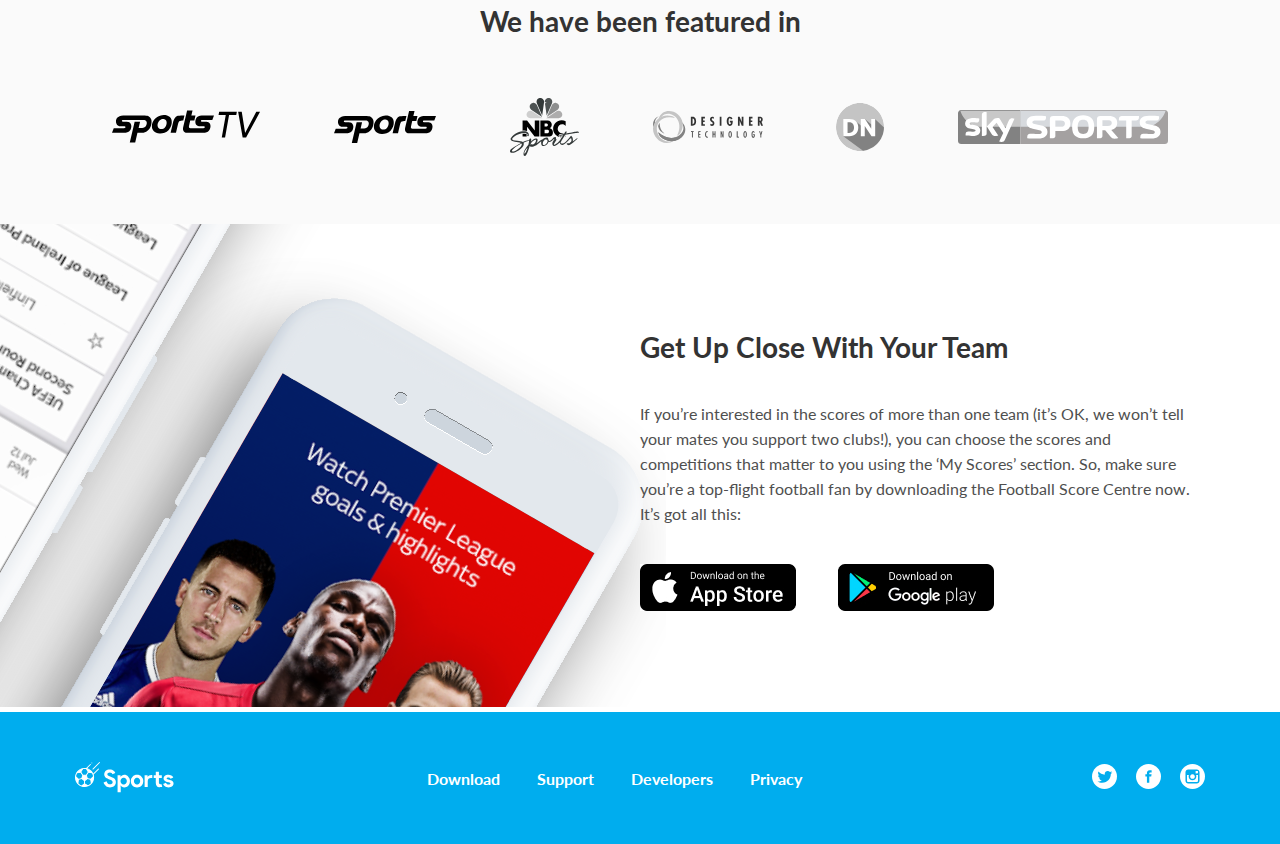
<file: Lec11-Responsive/index.html>
<!DOCTYPE html>
<html lang="en">
<head>
    <meta charset="UTF-8">
    <meta http-equiv="X-UA-Compatible" content="IE=edge">
    <meta name="viewport" content="width=device-width, initial-scale=1.0">
    <link rel="stylesheet" href="./style/reset.css">
    <link rel="stylesheet" href="./style/normalize.css">
    <link rel="stylesheet" href="./style/main.css">
    <link rel="stylesheet" href="./style/mobile.css">
    <link href="https://fonts.googleapis.com/css2?family=Lato:wght@400;700&family=Roboto:wght@300;400;500&display=swap" rel="stylesheet">
    <title>Responsive</title>
</head>
<body>
    <header class="header">
        <div class="header__wrapper">
            <div class="container">
                <div class="header__logo">
                    <img src="./img/LOGO.svg" alt="Sport logo">
                </div>
                <div class="header__title title">
                    Get a personalized football experience tailored just for you
                </div>
                <div class="header__text page-text">
                    Achieve super-fan status by getting tailored updates and up-to-the-minute information on your team.
                </div>
                <div class="header__media media">
                    <a href="#" class="header__link-appStore link-appStore">
                        <img class="header__link-image" src="./img/AppStore.jpg" alt="App Store">
                    </a>
                    <a href="#" class="header__link-googlePlay link-googlePlay">
                        <img class="header__link-image" src="./img/googlePlay.jpg" alt="Google Play">
                    </a>
                </div>
            </div>
        </div>
    </header>
    <div class="about">
        <div class="about__background">
            <div class="about__background-wrapper">
                <div class="container">
                    <div class="about__content">
                        <div class="about__content-images">
                            <img src="./img/aboutCard01.svg" alt="card info match" class="about-card01">
                            <img src="./img/aboutCard02.svg" alt="video card" class="about-card02">
                        </div>
                        <div class="about__content-info">
                            <div class="about__pre-title title pre-title">
                                WHAT IT DOES
                            </div>
                            <div class="about__title title">
                                An Enhanced Football Experience
                            </div>
                            <p class="page-text about__paragraph paragraph-one">
                                The Guardian Live Scores app is your go to app for live scores and watching Premier League goals… Get in there, what a result!
                            </p>
                            <p class="page-text about__paragraph paragraph-two">
                                As well as videos of all the goals, you can watch match highlights, check out the latest scores and results and stay bang-up-to-date with the big football stories from The Guardian publication.
                            </p>
                            <a href="#" class="about__link link title">
                                Learn more
                            </a>
                        </div>
                    </div>
                </div>
                <div class="about__mobile-wrapper">
                    <div class="about__mobile-wrapperBg">
                        <div class="container">
                            <div class="about__content-images-mobile">
                                <img src="./img/aboutCard01.svg" alt="card info match" class="about-card01">
                                <img src="./img/aboutCard02.svg" alt="video card" class="about-card02">
                            </div>
                        </div>
                    </div>
                </div>
            </div>
        </div>
    </div>
    <div class="getStarted">
        <div class="container">
            <div class="getStarted__content-info">
                <div class="getStarted__pre-title title pre-title">
                    GET STARTED
                </div>
                <div class="getStarted__title title">
                    User-friendly Interface
                </div>
                <p class="page-text getStarted__paragraph paragraph-one">
                    The in-game goal clips from every Premier League match are available to Guardian TV customers with a Guardian subscription.</p>
                <p class="page-text getStarted__paragraph paragraph-two">
                    So, if you’re not a subscriber, now’s the time to make that savvy call. If that’s a step too far for you, you can still watch loads of firecracker Premier League action as long as you sign in with a free Guardian iD.</p>
                <div class="getStarted__link-wrapper">
                    <a href="#" class="getStarted__link link title">
                        Learn more
                    </a>
                </div>
            </div>
        </div>
        <div class="getStarted__mobile-bg"></div>
    </div>
    <div class="services">
        <div class="container">
            <div class="services__title title">
                Features that will tailor your experience
            </div>
            <div class="services__cards-flexWrapper">
                <div class="services__item-card">
                    <svg class="services__item-image" width="40" height="40" viewBox="0 0 40 40" fill="none" xmlns="http://www.w3.org/2000/svg">
                        <path class="fill" d="M35.0003 5H5.00033C3.15033 5 1.66699 6.48333 1.66699 8.33333V28.3333C1.66699 30.1667 3.15033 31.6667 5.00033 31.6667H13.3337V35H26.667V31.6667H35.0003C36.8337 31.6667 38.317 30.1667 38.317 28.3333L38.3337 8.33333C38.3337 6.48333 36.8337 5 35.0003 5ZM35.0003 28.3333H5.00033V8.33333H35.0003V28.3333ZM26.667 18.3333L15.0003 25V11.6667L26.667 18.3333Z" fill="white"/>
                    </svg>
                    <p class="services__item-text">
                        • Video highlights for every Premier League and English Football League game
                    </p>
                </div>
                <div class="services__item-card">
                    <svg class="services__item-image" width="40" height="40" viewBox="0 0 40 40" fill="none" xmlns="http://www.w3.org/2000/svg">
                        <path class="fill" d="M12.6338 6.80008L10.2505 4.41675C6.25046 7.46675 3.61712 12.1667 3.38379 17.5001H6.71712C6.96712 13.0834 9.23379 9.21675 12.6338 6.80008ZM33.2838 17.5001H36.6171C36.3671 12.1667 33.7338 7.46675 29.7505 4.41675L27.3838 6.80008C30.7505 9.21675 33.0338 13.0834 33.2838 17.5001ZM30.0005 18.3334C30.0005 13.2167 27.2671 8.93341 22.5005 7.80008V6.66675C22.5005 5.28341 21.3838 4.16675 20.0005 4.16675C18.6171 4.16675 17.5005 5.28341 17.5005 6.66675V7.80008C12.7171 8.93341 10.0005 13.2001 10.0005 18.3334V26.6667L6.66712 30.0001V31.6667H33.3338V30.0001L30.0005 26.6667V18.3334ZM20.0005 36.6667C20.2338 36.6667 20.4505 36.6501 20.6671 36.6001C21.7505 36.3667 22.6338 35.6334 23.0671 34.6334C23.2338 34.2334 23.3171 33.8001 23.3171 33.3334H16.6505C16.6671 35.1667 18.1505 36.6667 20.0005 36.6667Z" fill="white"/>
                    </svg>
                    <p class="services__item-text">
                        • Notifications for your teams, including in-game goal clips and Premier League match highlights for Sky TV subscribers with Guardian.</p>
                </div>
                <div class="services__item-card">
                    <svg class="services__item-image" width="40" height="40" viewBox="0 0 40 40" fill="none" xmlns="http://www.w3.org/2000/svg">
                        <path class="fill" d="M31.6667 5H8.33333C6.48333 5 5 6.5 5 8.33333V31.6667C5 33.5 6.48333 35 8.33333 35H31.6667C33.5 35 35 33.5 35 31.6667V8.33333C35 6.5 33.5 5 31.6667 5ZM18.3333 25H15.8333V21.6667H12.5V25H10V15H12.5V19.1667H15.8333V15H18.3333V25ZM21.6667 15H28.3333C29.25 15 30 15.75 30 16.6667V23.3333C30 24.25 29.25 25 28.3333 25H21.6667V15ZM24.1667 22.5H27.5V17.5H24.1667V22.5Z" fill="white"/>
                    </svg>                    
                    <p class="services__item-text">
                        • Brand new video section including dedicated areas for your chosen team, trending video, Premier League, Football league and other major leagues</p>
                </div>
                <div class="services__item-card">
                    <svg class="services__item-image" width="40" height="40" viewBox="0 0 40 40" fill="none" xmlns="http://www.w3.org/2000/svg">
                        <path class="fill" class="fill" d="M23.9997 10.0001L23.333 6.66675H8.33301V35.0001H11.6663V23.3334H20.9997L21.6663 26.6667H33.333V10.0001H23.9997Z" fill="white"/>
                    </svg>
                    <p class="services__item-text">
                        • Match pages showing live scores, commentary, team line-ups and enhanced match stats to keep you up-to-date on all the action</p>
                </div>
                <div class="services__item-card">
                    <svg class="services__item-image" width="40" height="40" viewBox="0 0 40 40" fill="none" xmlns="http://www.w3.org/2000/svg">
                        <path class="fill" d="M4.21642 32.7499L6.44976 33.6833V18.6333L2.39976 28.3999C1.71643 30.0999 2.53309 32.0499 4.21642 32.7499ZM36.7164 26.5833L28.4498 6.63325C27.9331 5.38325 26.7164 4.61659 25.4331 4.58325C24.9998 4.58325 24.5498 4.64992 24.1164 4.83325L11.8331 9.91658C10.5831 10.4333 9.81642 11.6333 9.78309 12.9166C9.76642 13.3666 9.84976 13.8166 10.0331 14.2499L18.2998 34.1999C18.8164 35.4666 20.0498 36.2333 21.3498 36.2499C21.7831 36.2499 22.2164 36.1666 22.6331 35.9999L34.8998 30.9166C36.5998 30.2166 37.4164 28.2666 36.7164 26.5833ZM13.1331 14.5833C12.2164 14.5833 11.4664 13.8333 11.4664 12.9166C11.4664 11.9999 12.2164 11.2499 13.1331 11.2499C14.0498 11.2499 14.7998 11.9999 14.7998 12.9166C14.7998 13.8333 14.0498 14.5833 13.1331 14.5833ZM9.79976 32.9166C9.79976 34.7499 11.2998 36.2499 13.1331 36.2499H15.5498L9.79976 22.3499V32.9166Z" fill="white"/>
                    </svg>
                    <p class="services__item-text">
                        • The new picture in picture video mode means you can watch goals, manager interviews and more whilst using other areas of the app – so you don’t need to miss any of the action</p>
                </div>
                <div class="services__item-card">
                    <svg class="services__item-image" width="40" height="40" viewBox="0 0 40 40" fill="none" xmlns="http://www.w3.org/2000/svg">
                        <path class="fill" d="M31.6667 5H8.33333C6.5 5 5 6.5 5 8.33333V31.6667C5 33.5 6.5 35 8.33333 35H31.6667C33.5 35 35 33.5 35 31.6667V8.33333C35 6.5 33.5 5 31.6667 5ZM15 28.3333H11.6667V16.6667H15V28.3333ZM21.6667 28.3333H18.3333V11.6667H21.6667V28.3333ZM28.3333 28.3333H25V21.6667H28.3333V28.3333Z" fill="white"/>
                    </svg>
                    <p class="services__item-text">
                        • Live updated league tables including all the domestic, European and major leagues and tournaments</p>
                </div>
                <div class="services__item-card">
                    <svg class="services__item-image" width="40" height="40" viewBox="0 0 40 40" fill="none" xmlns="http://www.w3.org/2000/svg">
                        <path class="fill" d="M30 1.68341L13.3333 1.66675C11.5 1.66675 10 3.16675 10 5.00008V10.0001H13.3333V8.33342H30V31.6667H13.3333V30.0001H10V35.0001C10 36.8334 11.5 38.3334 13.3333 38.3334H30C31.8333 38.3334 33.3333 36.8334 33.3333 35.0001V5.00008C33.3333 3.16675 31.8333 1.68341 30 1.68341ZM16.6667 25.0001H20V13.3334H8.33333V16.6667H14.3167L5 25.9834L7.35 28.3334L16.6667 19.0167V25.0001Z" fill="white"/>
                    </svg>
                    <p class="services__item-text">
                        • The Guardian News Vidiprinter. Follow the goals as they go in with our new and improved Vidiprinter</p>
                </div>
                <div class="services__item-card">
                    <svg class="services__item-image" width="40" height="40" viewBox="0 0 40 40" fill="none" xmlns="http://www.w3.org/2000/svg">
                        <path class="fill" d="M26.667 18.3333C29.4337 18.3333 31.6503 16.0999 31.6503 13.3333C31.6503 10.5666 29.4337 8.33325 26.667 8.33325C23.9003 8.33325 21.667 10.5666 21.667 13.3333C21.667 16.0999 23.9003 18.3333 26.667 18.3333ZM13.3337 18.3333C16.1003 18.3333 18.317 16.0999 18.317 13.3333C18.317 10.5666 16.1003 8.33325 13.3337 8.33325C10.567 8.33325 8.33366 10.5666 8.33366 13.3333C8.33366 16.0999 10.567 18.3333 13.3337 18.3333ZM13.3337 21.6666C9.45033 21.6666 1.66699 23.6166 1.66699 27.4999V31.6666H25.0003V27.4999C25.0003 23.6166 17.217 21.6666 13.3337 21.6666ZM26.667 21.6666C26.1837 21.6666 25.6337 21.6999 25.0503 21.7499C26.9837 23.1499 28.3337 25.0333 28.3337 27.4999V31.6666H38.3337V27.4999C38.3337 23.6166 30.5503 21.6666 26.667 21.6666Z" fill="white"/>
                    </svg>       
                    <p class="services__item-text">
                        • Match reports, previews and a dedicated news section</p>
                </div>
                <div class="services__item-card">
                    <svg class="services__item-image" width="40" height="40" viewBox="0 0 40 40" fill="none" xmlns="http://www.w3.org/2000/svg">
                        <path class="fill" d="M5 28.3333V31.6667H15V28.3333H5ZM5 8.33333V11.6667H21.6667V8.33333H5ZM21.6667 35V31.6667H35V28.3333H21.6667V25H18.3333V35H21.6667ZM11.6667 15V18.3333H5V21.6667H11.6667V25H15V15H11.6667ZM35 21.6667V18.3333H18.3333V21.6667H35ZM25 15H28.3333V11.6667H35V8.33333H28.3333V5H25V15Z" fill="white"/>
                    </svg>                        
                    <p class="services__item-text">
                        • And you can achieve super-fan status by personalising your home page with up-to-the-minute information on your team.</p>
                </div>
            </div>
        </div>
    </div>
    <div class="slider">
        <div class="container">
            <div class="slider__title title">
                What Our Users Say
            </div>
            <div class="slider__items">
                <div class="slider__items-flex">
                    <img src="./img/slider1.svg" alt="feedback 1">
                    <img class="del" src="./img/slider2.svg" alt="feedback 2">
                    <img class="del" src="./img/slider3.svg" alt="feedback 3">
                </div>
                <div class="slider__arrow-flex">
                    <div class="slider__leftArrow">
                        <img src="./img/arrow.svg" alt="">
                    </div>
                    <div class="slider__rightArrow">
                        <img src="./img/arrow.svg" alt="">
                    </div>
                </div>
            </div>
            <div class="slider__dots">
                <img src="./img/dots.svg" alt="dots">
            </div>
        </div>
    </div>
    <div class="channels">
        <div class="container">
            <div class="channels__title title">
                We have been featured in
            </div>
            <div class="channels__items-flex">
                <img src="./img/channels-item/channel1.svg" alt="sport TV">
                <img src="./img/channels-item/channel2.svg" alt="sport">
                <img src="./img/channels-item/channel3.svg" alt="nbc sport">
                <img src="./img/channels-item/channel4.svg" alt="designer technology">
                <img src="./img/channels-item/channel5.svg" alt="DN">
                <img src="./img/channels-item/channel6.svg" alt="sky sport">

            </div>
        </div>
    </div>
    <div class="team">
        <div class="container">
            <div class="team__info">
                <div class="team__title title">
                    Get Up Close With Your Team
                </div>
                <p class="team__text page-text">
                    If you’re interested in the scores of more than one team (it’s OK, we won’t tell your mates you support two clubs!), you can choose the scores and competitions that matter to you using the ‘My Scores’ section. So, make sure you’re a top-flight football fan by downloading the Football Score Centre now. It’s got all this:
                </p>
                <div class="team__media media">
                    <a href="#" class="team__link-appStore link-appStore">
                        <img src="./img/AppStore.jpg" alt="App Store">
                    </a>
                    <a href="#" class="team__link-googlePlay link-googlePlay">
                        <img src="./img/googlePlay.jpg" alt="Google Play">
                    </a>
                </div>
            </div>
        </div>
    </div>
    <footer class="footer">
        <div class="container">
            <div class="footer__flex-wrapper">
                <img src="./img/logo-white.svg" alt="logo" class="footer__logo logo">
            <div class="footer__nav nav">
                <ul class="footer__list nav__list">
                    <li class="footer__item nav__item">
                        <a href="#" class="nav__item-link">
                            Download
                        </a>
                    </li>
                    <li class="footer__item nav__item">
                        <a href="#" class="nav__item-link">
                            Support
                        </a>
                    </li>
                    <li class="footer__item nav__item">
                        <a href="#" class="nav__item-link">
                            Developers
                        </a>
                    </li>
                    <li class="footer__item nav__item">
                        <a href="#" class="nav__item-link">
                            Privacy
                        </a>
                    </li>
                </ul>
            </div>
            <div class="footer__social">
                <img src="./img/twitter.svg" alt="twitter">
                <img src="./img/facebook.svg" alt="facebook">
                <img src="./img/instagram.svg" alt="instagram">
            </div>
            </div>
        </div>
    </footer>
</body>
</html>
</file>
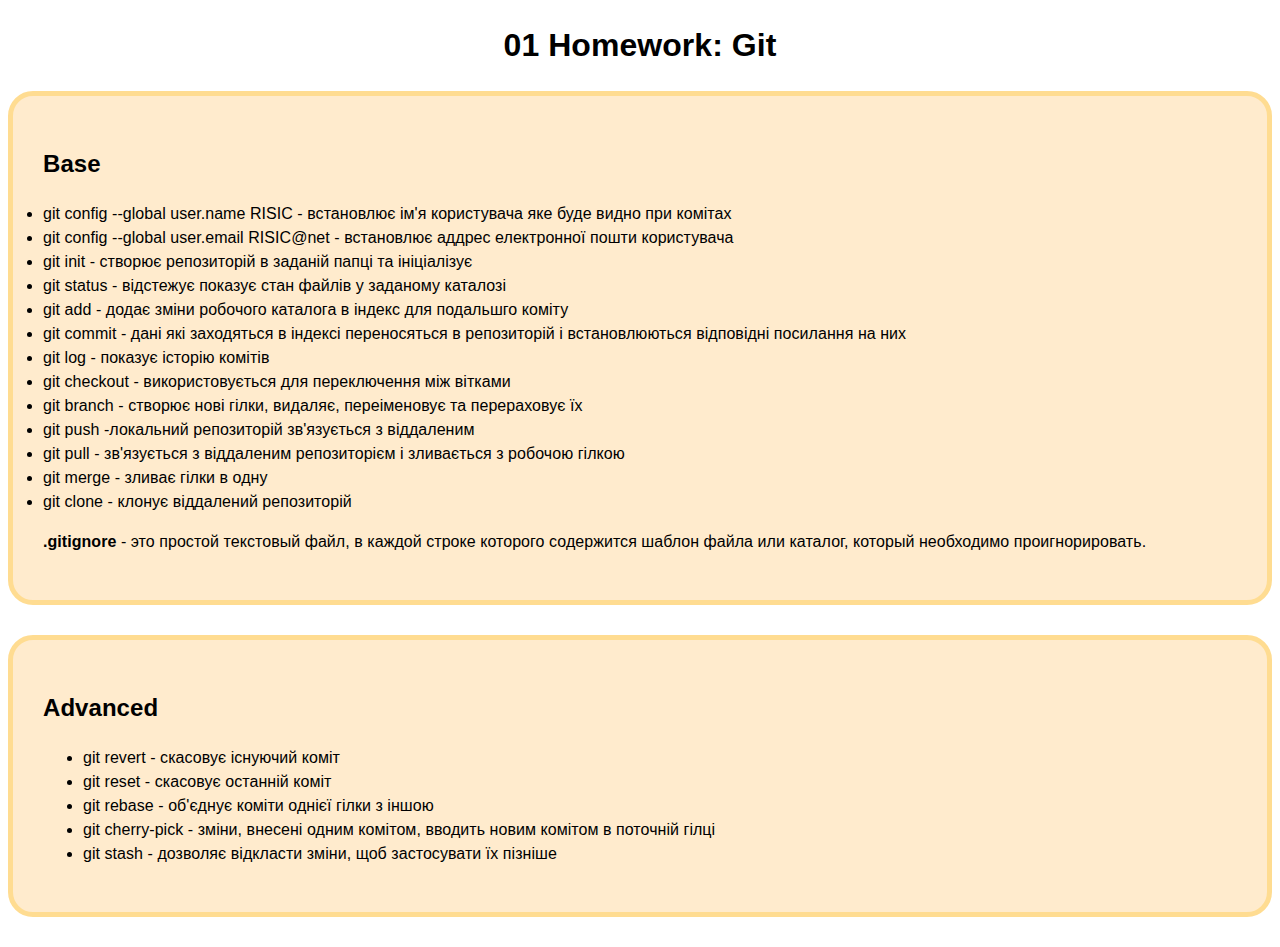
<file: 01-git-homework/01-hw.html>
<!DOCTYPE html>
<html lang="en">
<head>
    <meta charset="UTF-8">
    <meta http-equiv="X-UA-Compatible" content="IE=edge">
    <meta name="viewport" content="width=device-width, initial-scale=1.0">
    <link rel="stylesheet" href="./style.css">
    <title>Homework 01: Git</title>
</head>
<body> 

    <header>
        <h1>01 Homework: Git</h1>
    </header>

    <div>

        <h2>Base</h2>
            
        <ul">
            <li>git config --global user.name RISIC - встановлює ім'я користувача яке буде видно при комітах</li>
            <li>git config --global user.email RISIC@net - встановлює аддрес електронної пошти користувача</li>
            <li>git init - створює репозиторій в заданій папці та ініціалізує</li>
            <li>git status - відстежує показує стан файлів у заданому каталозі</li>
            <li>git add - додає зміни робочого каталога в індекс для подальшго коміту</li>
            <li>git commit - дані які заходяться в індексі переносяться в репозиторій і встановлюються відповідні посилання на них</li>
            <li>git log - показує історію комітів</li>
            <li>git checkout - використовується для переключення між вітками</li>
            <li>git branch - створює нові гілки, видаляє, переіменовує та перераховує їх</li>
            <li>git push -локальний репозиторій зв'язується з віддаленим</li>
            <li>git pull - зв'язується з віддаленим репозиторієм  і зливається з робочою гілкою</li>
            <li>git merge - зливає гілки в одну</li>
            <li>git clone - клонує віддалений репозиторій</li>
        </ul>

        <p>         
            <b>.gitignore</b> - это простой текстовый файл, в каждой строке которого содержится шаблон файла или каталог, который необходимо проигнорировать.
        </p>

    </div>

    <div>

            <h2>Advanced</h2>

            <ul>
                <li>git revert - скасовує існуючий коміт</li>
                <li>git reset - скасовує останній коміт</li>
                <li>git rebase - об'єднує коміти однієї гілки з іншою</li>
                <li>git cherry-pick - зміни, внесені одним комітом, вводить новим комітом в поточній гілці</li>
                <li>git stash - дозволяє відкласти зміни, щоб застосувати їх пізніше</li>
            </ul>

    </div>
</body>
</html>
</file>
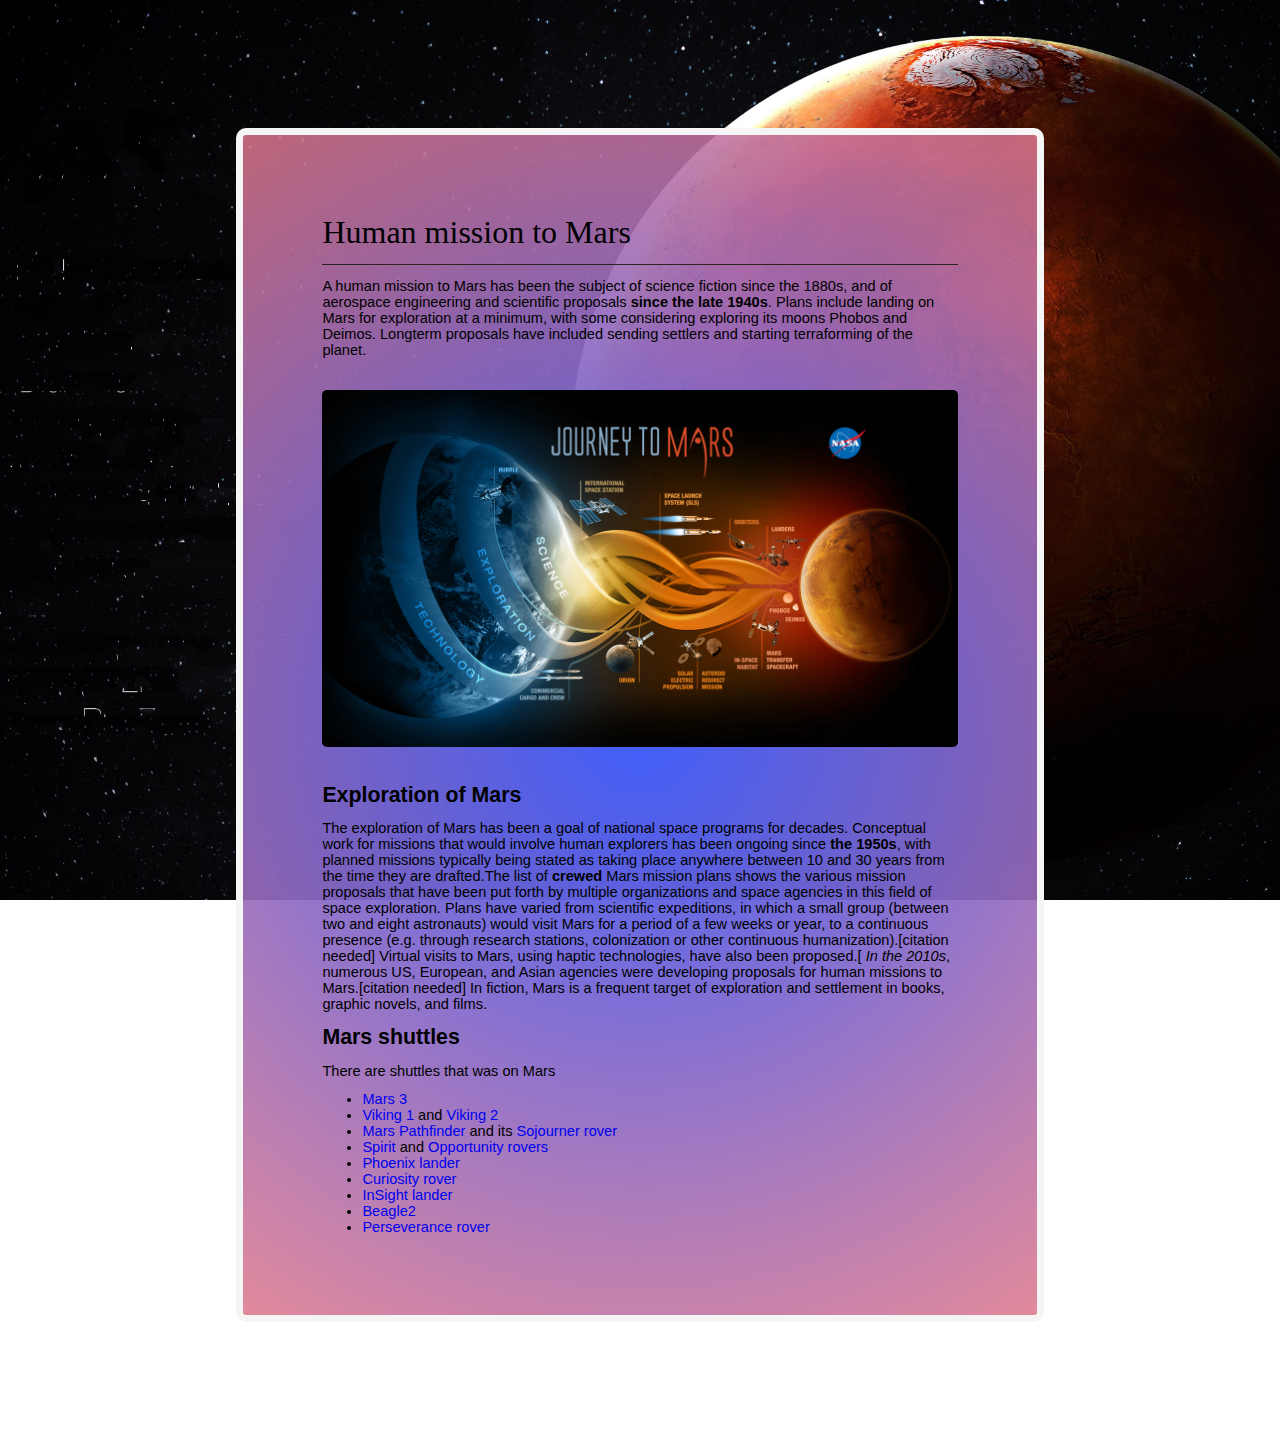
<file: 02-html-homework/02-hw.html>
<!DOCTYPE html>
<html lang="en">
<head>
    <meta charset="UTF-8">
    <meta http-equiv="X-UA-Compatible" content="IE=edge">
    <meta name="viewport" content="width=device-width, initial-scale=1.0">
    <link rel="stylesheet"  href="style.css">
    <title>Humanity</title>
</head>
<body>

    <main>
        <h1>Human mission to Mars</h1>
        <hr noshade="" color="#2B2423" size="1">
        <p>
            A human mission to Mars has been the subject of science fiction since the 1880s, and of aerospace engineering and scientific proposals <b>since the late 1940s</b>. Plans include landing on Mars for exploration at a minimum, with some considering exploring its moons Phobos and Deimos. Longterm proposals have included sending settlers and starting terraforming of the planet.
        </p>

        <a href="https://mars.nasa.gov/" target="__blank"><img src="images/NASA-JourneyToMars.jpg" alt="NASA-JourneyToMars"></a>

        <h2>Exploration of Mars</h2>

        <p>
            The exploration of Mars has been a goal of national space programs for decades. Conceptual work for missions that would involve human explorers has been ongoing since <b>the 1950s</b>, with planned missions typically being stated as taking place anywhere between 10 and 30 years from the time they are drafted.The list of <b>crewed</b> Mars mission plans shows the various mission proposals that have been put forth by multiple organizations and space agencies in this field of space exploration. Plans have varied from scientific expeditions, in which a small group (between two and eight astronauts) would visit Mars for a period of a few weeks or year, to a continuous presence (e.g. through research stations, colonization or other continuous humanization).[citation needed] Virtual visits to Mars, using haptic technologies, have also been proposed.[
            <span>In the 2010s</span>, numerous US, European, and Asian agencies were developing proposals for human missions to Mars.[citation needed] In fiction, Mars is a frequent target of exploration and settlement in books, graphic novels, and films.

        </p>

        <h2>Mars shuttles</h2>

        <p>There are shuttles that was on Mars</p>

        <ul>
            <li><a target="__blank" href="https://ru.wikipedia.org/wiki/%D0%9C%D0%B0%D1%80%D1%81-3">Mars 3</a></li>
            <li><a target="__blank" href="https://ru.wikipedia.org/wiki/%D0%92%D0%B8%D0%BA%D0%B8%D0%BD%D0%B3-1"> Viking 1</a> and <a href="https://ru.wikipedia.org/wiki/%D0%92%D0%B8%D0%BA%D0%B8%D0%BD%D0%B3-2">Viking 2</a></li>
            <li><a target="__blank" href="https://ru.wikipedia.org/wiki/Mars_Pathfinder">Mars Pathfinder</a> and its <a target="__blank" href="https://ru.wikipedia.org/wiki/%D0%A1%D0%BE%D0%B4%D0%B6%D0%BE%D1%80%D0%BD%D0%B5%D1%80_(%D0%BC%D0%B0%D1%80%D1%81%D0%BE%D1%85%D0%BE%D0%B4)">Sojourner rover</a></li>
            <li><a target="__blank" href="https://ru.wikipedia.org/wiki/%D0%A1%D0%BF%D0%B8%D1%80%D0%B8%D1%82_(%D0%BC%D0%B0%D1%80%D1%81%D0%BE%D1%85%D0%BE%D0%B4)">Spirit</a> and <a target="__blank" href="https://ru.wikipedia.org/wiki/%D0%9E%D0%BF%D0%BF%D0%BE%D1%80%D1%82%D1%8C%D1%8E%D0%BD%D0%B8%D1%82%D0%B8">Opportunity rovers</a></li>
            <li><a target="__blank" href="https://ru.wikipedia.org/wiki/%D0%A4%D0%B5%D0%BD%D0%B8%D0%BA%D1%81_(%D0%BA%D0%BE%D1%81%D0%BC%D0%B8%D1%87%D0%B5%D1%81%D0%BA%D0%B8%D0%B9_%D0%B0%D0%BF%D0%BF%D0%B0%D1%80%D0%B0%D1%82)">Phoenix lander</a></li>
            <li><a target="__blank" href="https://ru.wikipedia.org/wiki/%D0%9A%D1%8C%D1%8E%D1%80%D0%B8%D0%BE%D1%81%D0%B8%D1%82%D0%B8">Curiosity rover</a></li>
            <li><a target="__blank" href="https://ru.wikipedia.org/wiki/InSight">InSight lander</a></li>
            <li><a target="__blank" href="https://ru.wikipedia.org/wiki/%D0%91%D0%B8%D0%B3%D0%BB%D1%8C-2">Beagle2</a></li>
            <li><a target="__blank" href="https://ru.wikipedia.org/wiki/%D0%9F%D0%B5%D1%80%D1%81%D0%B5%D0%B2%D0%B5%D1%80%D0%B0%D0%BD%D1%81_(%D0%BC%D0%B0%D1%80%D1%81%D0%BE%D1%85%D0%BE%D0%B4)">Perseverance rover</a></li>
        </ul>
    </main>
    
</body>
</html>
</file>
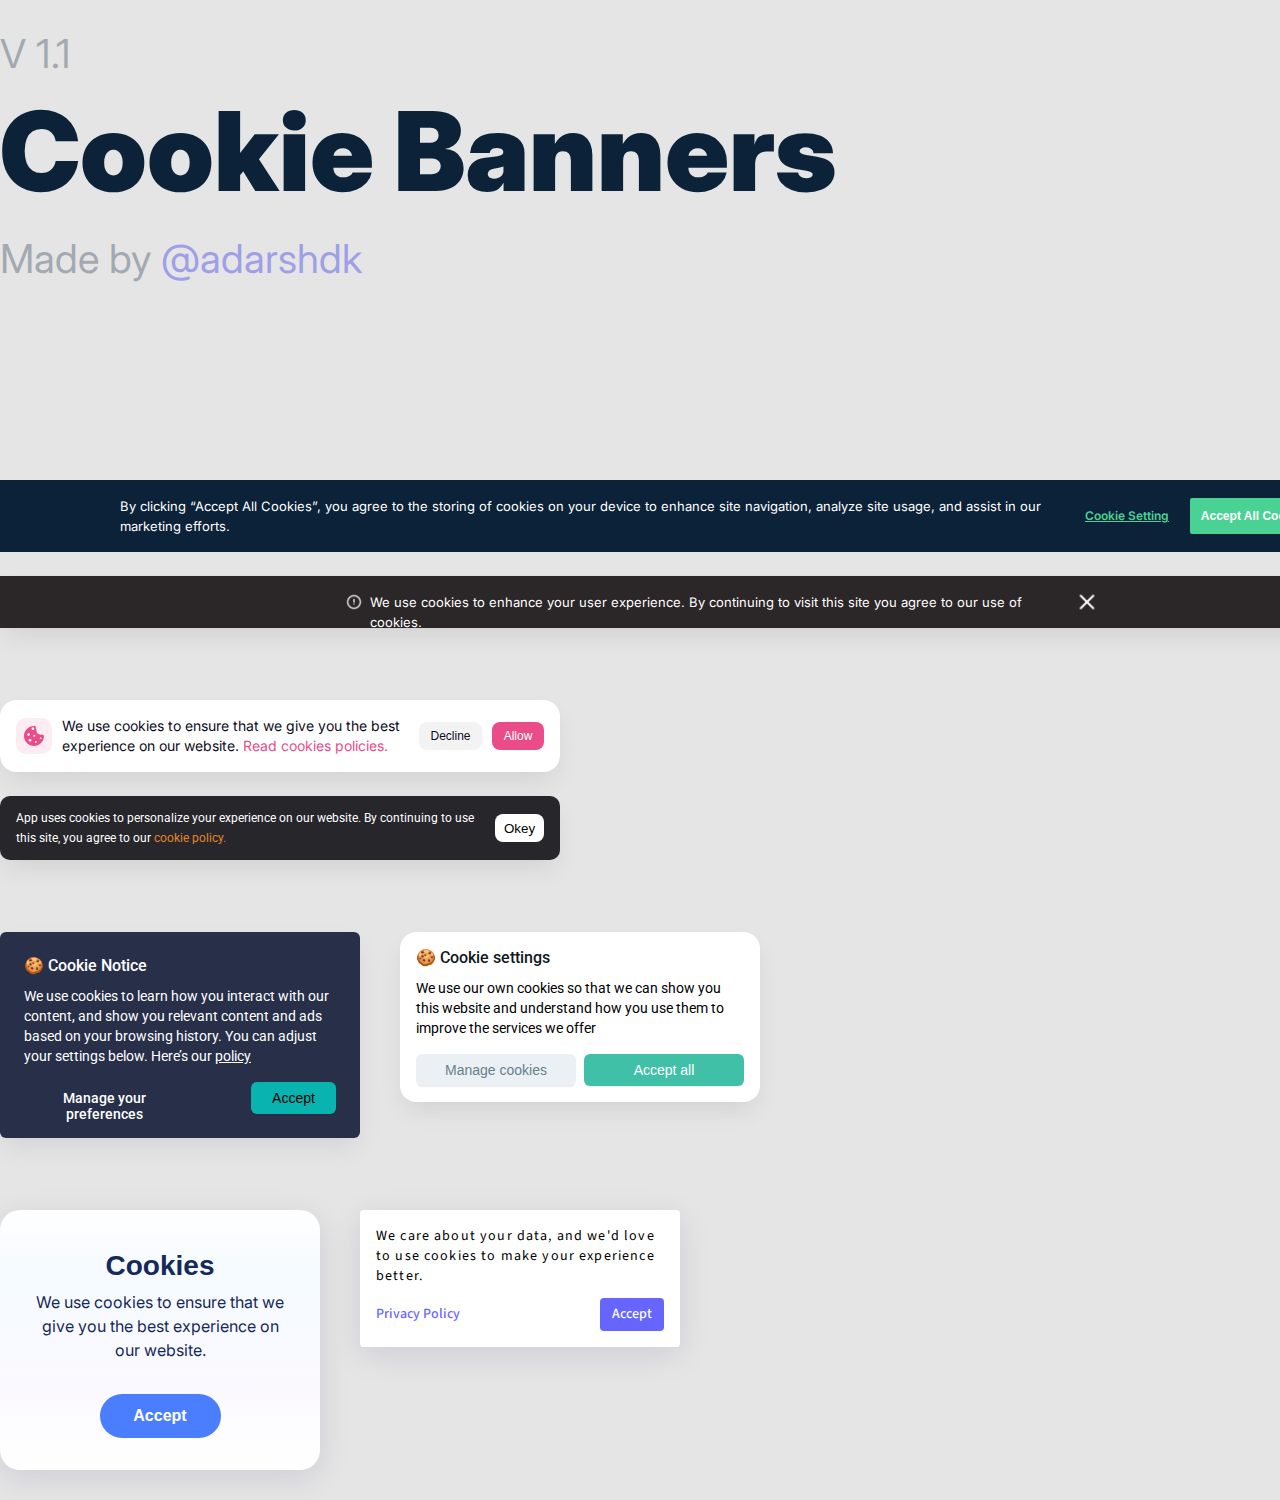
<file: 03-css-homework/03-hw.html>
<!DOCTYPE html>
<html lang="en">
<head>
    <meta charset="UTF-8">
    <meta http-equiv="X-UA-Compatible" content="IE=edge">
    <meta name="viewport" content="width=device-width, initial-scale=1.0">
    <link rel="stylesheet" href="styles/style.css">
    <link href="https://fonts.googleapis.com/css2?family=Inter:wght@400;500;600;700;900&display=swap" rel="stylesheet">
    <link href="https://fonts.googleapis.com/css2?family=Roboto:wght@400;500&display=swap" rel="stylesheet">
    <link href="https://fonts.googleapis.com/css2?family=Source+Sans+Pro:wght@400;500;900&display=swap" rel="stylesheet">
    <title>Cookie Banners</title>
</head>
<body>
    <header>
        <p class="version">V 1.1</p>
        <h1 class="banner">Cookie Banners</h1>
        <p class="creator">Made by <a target="__blank" href="https://dribbble.com/adarshdk">@adarshdk</a></p>
    </header>
    <main>
        <div class="wrappers-long">
            <div class="one">
                <p>
                    By clicking “Accept All Cookies”, you agree to the storing of cookies on your device to enhance site navigation, analyze site usage, and assist in our marketing efforts.
                </p>
                <a target="__blank" href="https://developer.mozilla.org/ru/docs/Web/HTTP/Headers/Set-Cookie">
                    Cookie Setting
                </a>
                <button>Accept All Cookies</button>
            </div>
            <div class="two">
                <div class="container">
                    <img class="war" src="images/warning.svg" alt="Warning">
                    <p>
                        We use cookies to enhance your user experience. By continuing to visit this site you agree to our use of cookies.       
                    </p>
                    <a href="#"><img class="close" src="images/close.svg" alt="Close">
                    </a>
                </div>
            </div>
        </div>
        <div class="wrapper-short">
            <div class="one">
                <div class="bg-image">
                    <img src="images/cookie-vector.svg" alt="Cookie vector image">
                </div>
                <p>We use cookies to ensure that we give you the best experience on our website.
                    <a target="__balnk" href="https://www.termsfeed.com/blog/sample-cookies-policy-template/#:~:text=A%20Cookies%20Policy%20is%20the,you%20return%20to%20the%20site.">
                        Read cookies policies.
                    </a> 
                </p>
                <button class="decline-btn">Decline</button>
                <button class="allow-btn">Allow</button>
            </div>
            <div class="two">
                <p>
                    App uses cookies to personalize your experience on our website. By continuing to use this site, you agree to our
                    <a target="__blank" href="https://www.cookiebot.com/en/cookie-policy/#:~:text=A%20cookie%20policy%20is%20a,world%20this%20data%20is%20sent.&text=Whereas%20most%20of%20the%20remaining,dynamic%20and%20might%20change%20often.">
                        cookie policy.
                    </a>
                </p>
                <button class="okey-btn">Okey</button>
            </div>
        </div>
        <div class="rectangular-wrappers">
            <div class="one">
                <h2>🍪 Cookie Notice</h2>
                <p>
                    We use cookies to learn how you interact with our content, and show you relevant content and ads based on your browsing history. You can adjust your settings below. Here’s our 
                    <a target="__blank" href="https://www.cdc.gov/policy/analysis/process/definition.html#:~:text=Policy%20is%20a%20law%2C%20regulation,frequently%20reflected%20in%20resource%20allocations.">
                        policy
                    </a>
                </p>
                <div class="manage">
                    <a target="__blank" href="https://www.west.com/blog/interactive-services/what-is-preference-management/#:~:text=Preference%20management%20is%20the%20ability,not%20the%20other%20way%20around.">
                        Manage your preferences
                    </a>
                    <button class="accept-btn">Accept</button>
                </div>
            </div>
            <div class="two">
                <h2>🍪 Cookie settings</h2>
                <p>
                    We use our own cookies so that we can show you this website and understand how you use them to improve the services we offer
                </p>
                <button class="manage-btn">Manage cookies</button>
                <button class="accept-all-btn">Accept all</button>
            </div>
        </div>
        <div class="simple-wrapper">
            <div class="one">
                <h2>
                    Cookies
                </h2>
                <p>
                    We use cookies to ensure that we give you the best experience on our website.
                </p>
                <button class="accept-btn">Accept</button>
            </div>
            <div class="two">
                <p>
                    We care about your data, and we'd love to use cookies to make your experience better.
                </p>
                <a target="__blank" href="https://blackwoodseven.com/privacy-policy/?gclid=CjwKCAjwlrqHBhByEiwAnLmYUF0kkvAmyZDqY7MULFF1XyG6Lh68ze9wM57jOoZGEtIVLibmpESF7RoC8zcQAvD_BwE">
                    Privacy Policy
                </a>
                <button class="accept-btn">Accept</button>
            </div>
        </div>
    </main>
    
</body>
</html>
</file>
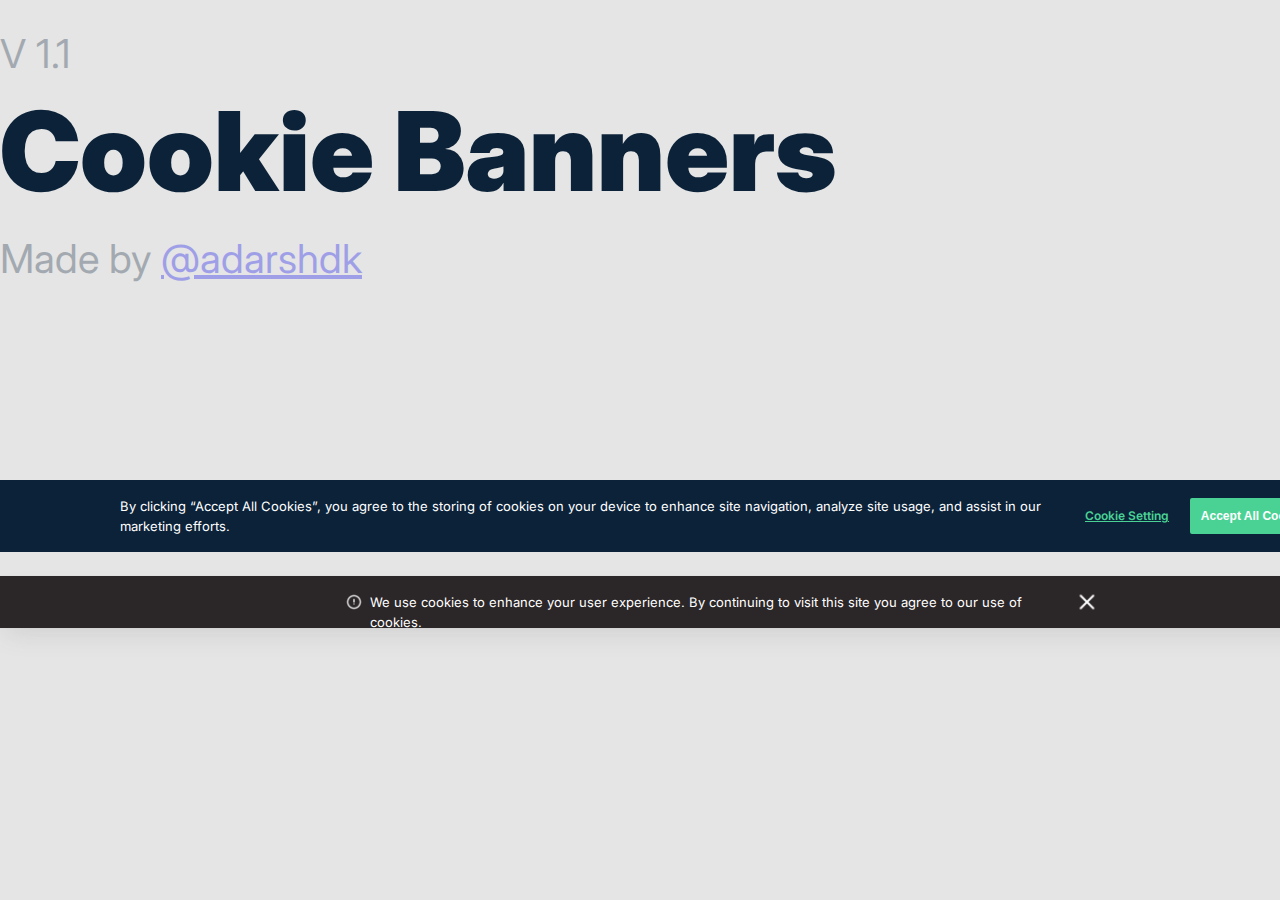
<file: 03-css-hoomework/03-hw.html>
<!DOCTYPE html>
<html lang="en">
<head>
    <meta charset="UTF-8">
    <meta http-equiv="X-UA-Compatible" content="IE=edge">
    <meta name="viewport" content="width=device-width, initial-scale=1.0">
    <link rel="stylesheet" href="styles/style.css">
    <link rel="stylesheet" href="https://fonts.googleapis.com/css2?family=Inter:wght@400;600;900&display=swap">
    <title>Cookie Banners</title>
</head>
<body>
    <header>
        <p class="version">V 1.1</p>
        <h1 class="banner">Cookie Banners</h1>
        <p class="creator">Made by <a target="__blank" href="https://dribbble.com/adarshdk">@adarshdk</a></p>
    </header>
    <main>
        <div class="wrappers-long">
            <div class="one">
                <p>
                    By clicking “Accept All Cookies”, you agree to the storing of cookies on your device to enhance site navigation, analyze site usage, and assist in our marketing efforts.
                </p>
                <a target="__blank" href="https://developer.mozilla.org/ru/docs/Web/HTTP/Headers/Set-Cookie">Cookie Setting</a>
                <button>Accept All Cookies</button>
            </div>
            <div class="two">
                <div class="container">
                    <img class="war" src="images/warning.svg" alt="Warning">
                    <p>
                        We use cookies to enhance your user experience. By continuing to visit this site you agree to our use of cookies.       
                    </p>
                    <a href="#"><img class="close" src="images/close.svg" alt="Close"></a>
                </div>
            </div>
        </div>
        <div class="wrapper-short">
            <div class="wrapper-short-one">

            </div>
            <div class="wrapper-short-two">
                
            </div>
        </div>
        <div></div>
        <div></div>
    </main>
    
</body>
</html>
</file>
<file: lec06-block-layout-homework/style/main.css>
* {
    margin: 0;
    padding: 0;
    
}

body::-webkit-scrollbar {
    width: 10px;
}
  
body::-webkit-scrollbar-track {
    box-shadow: 5px 5px 5px -5px rgba(34, 60, 80, 0.2) inset;
    background-color: #f9f9fd;
    border-radius: 10px;
}
  
body::-webkit-scrollbar-thumb {
    border-radius: 10px;
    background: linear-gradient(to left, #333, #333 50%, #eee 75%, #333 75%);
}

body {
    font-family: 'Lato', sans-serif;
    font-style: normal;
}

a {
    text-decoration: none;
    cursor: pointer;
    color: black;
}

.input {
    box-sizing: border-box;
}

.container {
    max-width: 1210px;
    width: 100%;
    margin: 0 auto;
    padding: 0 15px;
}

.main {
    background-color: #ED4C5C;
    height: auto;
}

.main .content {
    display: flex;
    justify-content: space-around;
    padding-top: 94px;
}

.main .content .title {
    max-width: 445px;
    width: 100%;
    margin-top: 28px;
}

.main .content .title h2 {
    font-weight: 600;
    font-size: 36px;
    line-height: 43.2px;
    color: #FFFFFF;
    margin-bottom: 50px;
}

.main .content .title p {
    font-weight: 400;
    font-size: 14px;
    line-height: 19.6px;
    color: #FFFFFF;
    margin-bottom: 40px;
}

.main .content .title .icon {
    max-width: 134px;
    display: flex;
    justify-content: space-between;
    align-items: center;
    margin-bottom: 110px;
}

.main .content .slider {
    max-width: 533px;
    width: 100%;
}

.contacts {
    background-color: white;
    height: auto;
    margin-bottom: 45px;
}

.contacts .content {
    display: flex;
    justify-content: space-around;
    padding-top: 117px;
    height: auto;
}

.contacts .content .contact {
    max-width: 445px;
    width: 100%;
    max-height: 160px;
    height: 100%;
}

.contacts .content .contact h2 {
    font-weight: 600;
    font-size: 36px;
    line-height: 43.2px;
    margin-bottom: 52.8px;
}

.contacts .content .contact p {
    font-size: 14px;
    line-height: 20px;
    max-width: 434px;
    width: 100%;
}

.contacts .content .input {
    display: flex;
    flex-direction: column;
    justify-content: space-between;
    font-size: 16px;
    line-height: 19.2px;
    color: rgba(19, 39, 67, 0.5);
    max-width: 540px;
    width: 100%;

}

.contacts .content .input input,
.contacts .content .input select {
    height: 60px;
    border: 1px solid #333333;
    padding-left: 31px;
    box-sizing: border-box;
    margin-bottom: 24px;
    border-radius: 6px;
}

.contacts .content .input .self {
    display: flex;
    justify-content: space-between;
}

.contacts .content .input .self .name {
    max-width: 255px;
    width: 100%;
}

.contacts .content .input button {
    max-width: 160px;
    width: 100%;
    height: 50px;
    background: #ED4C5C;
    border: 1.5px solid #ED4C5C;
    font-size: 14px;
    line-height: 16.8px;
    color: #fff;
    border-radius: 6px;
    cursor: pointer;
    text-transform: uppercase;
    margin-top: 3px;
    margin-bottom: 78px;
}

.contacts .content .input button:hover {
    background-color: #E5E5E5;
    color: #0B2239;
    box-shadow: 0 12px 16px 0 rgba(255, 255, 255, 0.24), 0 17px 50px 0 rgba(255, 255, 255, 0.19);
    border-color: #333333;
}

.contacts .content .input button:active {
    background-color: #6add46;
    box-shadow: 0 3px #666;
    transform: translateY(2px);
}

.footer {
    background-color: #FAFAFA;
    height: auto;
    padding-top: 97px;
}

.footer .content {
    display: flex;
    justify-content: space-around;
}

.footer .content div {
    max-width: 290px;
    width: 100%;
}

.footer .content h3 {
    font-weight: 700;
    font-size: 18px;
    font-weight: 700;
    line-height: 21.6px;
    color: #101010;
    margin-bottom: 33px;
}

.footer .content p {
    font-size: 14px;
    font-weight: 400;
}

.footer .content .addres p {
    line-height: 18px;
    margin-bottom: 140px;
}
.footer .content .addres .date {
    line-height: 14.4px;
}

li {
    list-style-type: none;
    color: #000000;
    line-height: 19.2px;
}

.footer .content .touch p {
    line-height: 14.4px;
}

.footer .content .touch .tel {
    margin: 11px 0 20px 0;
}

.footer .content .touch .social {
    display: flex;
    justify-content: space-between;
    align-items: center;
    max-width: 66px;
    width: 100%;
}
</file>
<file: lec07-Flexbox/style/main.css>
* {
    margin: 0;
    padding: 0;
}

body {
    background: linear-gradient(180deg, #F6FAFD 0%, #FFFFFF 19.4%);
    background-repeat: no-repeat;
}

a {
    text-decoration: none;
}

h1, h2, h3, p, button, a, img, ul, li {
    transition: 0.7s;
}

h1:hover, h2:hover, h3:hover, p:hover, button:hover, a:hover, img:hover, ul:hover, li:hover {
    transform: scale(1.02);
}

.container {
    max-width: 1120px;
    width: 100%;
    margin: 0 auto;
    padding: 0 15px;
    transition: 1s;
}

.container:hover {
    transform: scale(1.01);
}

.content {
    flex-wrap: wrap;
}

.header .content {
    display: flex;
    justify-content: space-between;
    align-items: center;
    font-family: 'Nunito', sans-serif;
    font-style: normal;
    margin: 50px 0 130px;
}

.header .content .logo-nav {
    display: flex;
    justify-content: space-between;
    align-items: center;
}

.header .content .logo {
    margin-right: 120px;
    cursor: pointer;
    transition: 1s;
}

.header .content .logo:hover {
    transform: scale(1.02);
}

.header .content .nav {
    display: flex;
    font-size: 16px;
    font-weight: 500;
    line-height: 26px;
}  

.header .content .nav li {
    transition: all 0.3s;
}

.header .content .nav li a {
    margin-right: 40px;
    color: #4B5D68;
    font-weight: 600;
    transition: all 0.3s;
}

.header .content .nav li:hover, .header .content .nav li a:hover {
    transform: scale(1.2);
    color: black;
    text-decoration: underline black;
}

.request-btn {
    display: flex;
    justify-content: space-around;
    align-items: center;
    max-width: 210px;
    width: 100%;
    max-height: 60px;
    height: 100%;
    background: #FFFFFF;
    box-shadow: 0px 5px 5px rgba(75, 93, 104, 0.1);
    border-radius: 50px;
    padding: 17px 29px;
    border: none;
    font-weight: 800;
    font-size: 16px;
    line-height: 25.6;
    color: #212353;
    letter-spacing: 0.005em;
    cursor: pointer;
}


.request-btn img {
    max-width: 20px;
}

.request-btn:hover {
    background: #212353;
    color: #FFFFFF;
}

.about {
    max-width: 1250px;
    width: 100%;
    margin: 0 auto;
    padding: 0 15px;
    background-image: url(../images/about-img.svg);
    background-repeat: no-repeat;
    background-position: right bottom;
    background-size: 70% auto;
    margin-bottom: 86px;
}

.about h1 {
    font-family: 'Arimo', sans-serif;;
    font-size: 80px;
    font-style: normal;
    font-weight: 700;
    line-height: 88px;
    max-width: 645px;
    width: 100%;
    margin: 0 0 50px 0;
    color: #212353;

}

.about p {
    max-width: 380px;
    width: 100%;
    font-family: 'Arimo', sans-serif;
    font-size: 18px;
    font-style: normal;
    font-weight: 500;
    line-height: 29px;
    margin-bottom: 50px;
    color: #4B5D68;
}

.learn-more-btn {
    max-width: 170px;
    width: 100%;
    max-height: 60px;
    font-family: 'Nunito', sans-serif;
    font-style: normal;
    font-weight: 800;
    font-size: 18px;
    line-height: 28.8px;
    border: none;
    padding: 16px 30px;
    color: white;
    background: #9C69E2;
    border-radius: 50px;
    cursor: pointer;
    margin-bottom: 100px;
    transition: 0.4s;
}

.learn-more-btn:hover {
    background: white;
    color: #9C69E2;
    border: 2px solid #9C69E2;
}

.info .content {
    display: flex;
    justify-content: space-around;
    align-items: center;
    background: rgba(240, 99, 184, 0.15);
    border-radius: 50px;
    margin-bottom: 163px;
}

.info .content img {
    margin: 27px 0;
}

.info .content .text {
    max-width: 475px;
    width: 100%;
}

.info .content .text h2 {
    font-family: 'Arimo', sans-serif;
    font-size: 40px;
    font-style: normal;
    font-weight: 700;
    line-height: 52px;
    margin-bottom: 40px;
    line-height: 130%;
    color: #212353;

}

.info .content .text p {
    font-family: 'Nunito', sans-serif;
    font-style: normal;
    font-weight: 500;
    font-size: 18px;
    line-height: 160%;
    color: #4B5D68;
}

.features .content .title {
    text-align: center;
    margin-bottom: 150px;
}

.features .content .title h2 {
    font-family: 'Arimo', sans-serif;
    font-style: normal;
    font-weight: 700;
    font-size: 40px;
    line-height: 52px;
    color: #212353;
    margin-bottom: 50px;
}

.features .content .title p {
    font-family: 'Nunito', sans-serif;
    font-style: normal;
    font-weight: 500;
    font-size: 18px;
    line-height: 28.8px;
    color: #4B5D68;
    max-width: 575px;
    width: 100%;
    margin: 0 auto;
}

.features .content .cards {
    display: flex;
    justify-content: space-between;
    align-items: stretch;
    flex-wrap: wrap;
    margin-bottom: 70px;
}

.features .content .cards .card {
    max-width: 520px;
    width: 100%;
    display: flex;
    justify-content: space-between;
    align-items: flex-start;
    margin-bottom: 105px;
}

.features .content .cards .card .card-image {
    max-width: 235px;
    width: 100%;
    margin: 28px;
}

.features .content .cards .card .text {
    max-height: 340px;
    height: 100%;
    display: flex;
    flex-direction: column;
    justify-content: space-between;
}

.features .content .cards .card .text h3 {
    font-family: 'Arimo', sans-serif;
    font-style: normal;
    font-weight: 400;
    font-size: 24px;
    line-height: 31.2px;
    margin: 20px 0;
}

.features .content .cards .card .text p {
    font-family: 'Nunito', sans-serif;
    font-style: normal;
    font-weight: 400;
    font-size: 16px;
    line-height: 25.6px;
    margin-bottom: 20px;
}

.features .content .cards .card .text button {
    display: flex;
    align-items: center;
    max-width: 210px;
    width: 100%;
    height: 40px;
    border-radius: 40px;
    background: #FFFFFF;
    border: none;
    font-family: 'Nunito', sans-serif;
    font-weight: 900;
    font-size: 16px;
    line-height: 25.6;
    color: #212353;
    letter-spacing: 0.005em;
    cursor: pointer;
}

.features .content .cards .card .text button img {
    margin-left: 20px;
}

.feed .content {
    display: flex;
    flex-direction: column;
    background: #9C69E2;
    border-radius: 50px;
    padding: 109px 76px 60px 76px;
    margin-bottom: 150px;
}

.feed .content h2 {
    font-family: 'Arimo', sans-serif;
    font-style: normal;
    font-weight: 700;
    font-size: 40px;
    line-height: 50px;
    color: #FFFFFF;
    margin-bottom: 88px;
}

.feed .content .self {
    display: flex;
    justify-content: space-around;
    align-items: flex-start;
    background: #FFFFFF;
    box-shadow: 0px 20px 0px rgba(40, 10, 82, 0.411);
    border-radius: 20px;
    padding: 60px 103px;
    margin-bottom: 60px;
    transition: 1s;
}

.feed .content .self:hover {
    transform: scale(1.02);
}


.feed .content .self .text {
    margin-left: 44px;
    max-width: 560px;
    width: 100%;
}

.feed .content .self .text h3 {
    font-family: 'Nunito', sans-serif;
    font-style: normal;
    font-weight: 900;
    font-size: 18px;
    line-height: 28.8px;
    letter-spacing: 0.005em;
    color: #212353;
}

.feed .content .self .text a{
    display: inline-block;
    font-family: 'Nunito', sans-serif;
    font-style: normal;
    font-weight: 500;
    font-size: 14px;
    line-height: 22.4px;
    letter-spacing: 0.001em;
    margin-bottom: 19px;
    color: #9C69E2;
}

.feed .content .self .text a:hover {
    text-decoration: underline #9C69E2;
}

.feed .content .self .text p {
    font-family: 'Nunito', sans-serif;
    font-style: normal;
    font-weight: 500;
    font-size: 18px;
    line-height: 32.4px;
    color: #4B5D68;
}

.feed .content .bottom {
    display: flex;
    justify-content: space-between;
    align-items: center;
}

.feed .content .bottom img {
    transition: all 0.3s;
}

.feed .content .bottom img:hover {
    cursor: pointer;
    transform: scale(1.2);
}

.feed .content .bottom ul {
    list-style: none;
    min-width: 55px;
    display: flex;
    justify-content: space-between;
}


.feed .content .bottom ul li {
    width: 5px;
    height: 5px;
    background-color: #FFFFFF;
    border-radius: 50%;
}

.feed .content .bottom ul li:hover {
    background-color: #F063B8;
    transform: scale(2);
    cursor: pointer;
}

.pre-footer::before {
    content: "";
    position: absolute;
    height: 2px;
    background: #9C69E2;
    opacity: 0.2;
    width: 100%;
}

.pre-footer .content {
    display: flex;
    justify-content: space-between;
    padding-top: 100px;
}

.pre-footer .content::after {
    border: 2px solid black;
}

.pre-footer .content .title h2 {
    font-family: 'Arimo', sans-serif;
    font-style: normal;
    font-weight: 700;
    font-size: 40px;
    line-height: 52px;
    margin-bottom: 20px;
    color: #212353;
}

.pre-footer .content .title p {
    font-family: 'Nunito', sans-serif;
    font-style: normal;
    font-weight: 500;
    font-size: 18px;
    line-height: 28.8px;
    color: #4B5D68;
}

.pre-footer .content .buttons {
    display: flex;
    justify-content: space-between;
}

.pre-footer .content .buttons .learn-more-btn {
    background-color: #F063B8;
    margin-right: 30px;
}

.pre-footer .content .buttons .learn-more-btn:hover {
    background: white;
    color: #F063B8;
    border: 2px solid #F063B8;
}

.pre-footer .content .buttons .request-btn {
    width: 210px;
    font-family: 'Nunito', sans-serif;
    font-style: normal;
    padding: 0 16px;
}
.footer .content {
    display: flex;
    flex-direction: column;
    font-family: 'Nunito', sans-serif;
    font-style: normal;
    margin-bottom: 96px;
}

.footer .content .wrapper-footer {
    display: flex;
    align-items: flex-start;
    justify-content: space-between;
}

.footer .content .wrapper-footer {
    color: #212353;
    margin-bottom: 80px;
}

.footer .content .wrapper-footer .contacts .logo {
    display: flex;
    align-items: flex-start;
}

.footer .content .wrapper-footer .contacts .logo img {
    margin: -5px 20px 65px 0 ;
}

.footer .content .wrapper-footer .contacts .logo h3 {
    font-weight: 900;
    font-size: 20px;
    line-height: 32px;
}

.footer .content .wrapper-footer .contacts .adress {
    font-weight: 500;
    font-size: 16px;
    line-height: 28.8px;
    letter-spacing: 0.01em;
    margin-bottom: 10px;
}

.footer .content .wrapper-footer .contacts .tel {
    font-weight: 400;
    font-size: 16px;
    line-height: 28.8px;
    letter-spacing: 0.01em;
}

.footer .content .wrapper-footer .footer-list {
    font-weight: 400;
    font-size: 16px;
    line-height: 40px;
}

.footer .content .wrapper-footer .footer-list li:nth-child(1) {
    font-weight: 900;
    font-size: 16px;
    line-height: 25.6px;
    margin-bottom: 40px;
    cursor: pointer;
}

.footer .content .wrapper-footer .footer-list li:hover {
    transform: scale(1.2);
    color: black;
    text-decoration: underline overline black;
    cursor: pointer;
}

.footer .content .wrapper-footer .social .social-img img {
    margin-right: 14px;
    border-radius: 50%;
}

.footer .content .wrapper-footer .social .social-img img:hover {
    
    transform: scale(1.3);
    cursor: pointer;
    background-color: blueviolet;
}

.footer .content .copyright {
    display: flex;
    justify-content: space-between;
}

.footer .content .copyright p {
    font-weight: 400;
    font-size: 12px;
    line-height: 21.6px;
    letter-spacing: 0.01em;
}

.footer .content .copyright img {
    transition: 1s;
}

.footer .content .copyright img:hover {
    transform: rotate(360deg);
    cursor: pointer;
}
</file>
<file: Lec09-Grid/style/main.css>
* {
    margin: 0;
    padding: 0;
}

body {
    background-color: #E5E5E5;
}

.container {
    max-width: 1440px;
    width: 100%;
    margin: 0 auto;
    padding: 0 15px;
    background-color: white;
}

.startBlock.container {
    position: relative;
}

.startBlock .container::before {
    content: '';
    position: absolute;
    right: 25px;
    display: block;
    width: 50%;
    height: 107%;
    border-radius: 0px 0px 0px 10px;
    background-color: #2B7AF1;

}

.startBlock .content {
    display: grid;
    grid-template: minmax(54px, auto) minmax(473px, auto) minmax(276px, auto) / 1fr;
    padding-top: 30px;
}

.header {
    display: grid;
    grid-template: auto / 1fr 1fr;
    padding: 0 80px;
}

.header__menu {
    display: grid;
    grid-template: 1fr / 2fr 5fr;
}

.header .menu__list {
    display: grid;
    grid-template: 1fr / repeat(4, 1fr);
    justify-items: center;
    align-items: center;
}

.header .menu__link {
    text-decoration: none;
    cursor: pointer;
    font-family: "Montserrat", sans-serif;
    font-style: normal;
    font-weight: 600;
    font-size: 16px;
    line-height: 19.5px;
    color: #111111;
}

.menu__link:hover {
    text-decoration: underline;
}


.header .header__contact {
    display: grid;
    grid-template: 1fr / 6fr 6fr 7fr;
    justify-items: end;
    align-items: center;
    z-index: 1;
}

.header .contact__item {
    color: white;
    font-family: 'Montserrat', sans-serif;
    font-size: 16px;
    font-style: normal;
    font-weight: 400;
    line-height: 20px;
    text-align: center;
    position: relative;
    text-decoration: none;
}

.header .contact__item:hover {
    text-decoration: underline;
}

.header .contact__item.mail::before {
    content: "";
    position: absolute;
    left: -50px;
    top: -10px;
    vertical-align: top;
    width: 40px;
    height: 40px;
    background: url(../image/mail-icon.svg) no-repeat;
}

.header .contact__item.tel::before {
    content: "";
    position: absolute;
    left: -50px;
    top: -10px;
    vertical-align: top;
    width: 40px;
    height: 40px;
    background: url(../image/tele-icon.svg) no-repeat;
}

.button {
    background: linear-gradient(89.77deg, #FF7A00 0.2%, #FFB039 99.82%);
    box-shadow: 0px 10px 20px rgba(255, 122, 0, 0.2);
    border-radius: 25px;
    padding: 15px 30px;
    font-family: 'Montserrat', sans-serif;
    font-style: normal;
    font-weight: 600;
    font-size: 18px;
    line-height: 22px;
    color: white;
    border: none;
    cursor: pointer;
}

.button:hover {
    /* box-sizing: border-box; */
    border: 2px solid#FF7A00;
    background: #f5f5f5;
    color: #FF7A00;
    z-index: 999;
}

.content__main {
    padding: 0 80px;
    display: flex;
    justify-content: space-between;
    align-content: flex-end;
    padding-top: 56px;
    padding-bottom: 67px;
    
}

.content__main .main__text {
    align-self: center;

}

.content__main .main__img {
    width: 895px;
    height: 473px;
    filter: drop-shadow(0px 10px 20px rgba(17, 17, 17, 0.1));
    border-radius: 10px 0px 0px 10px;
    margin-right: -95px;
}

.title {
    font-family: 'Montserrat', sans-serif;
    font-size: 40px;
    font-style: normal;
    font-weight: 800;
    line-height: 49px;
    color: #2B7AF1;

}

.content__main .text-info {
    font-family: 'Open Sans', sans-serif;
    font-size: 24px;
    font-style: normal;
    font-weight: 400;
    line-height: 33px;
}

.content__main .button__look {
    margin-top: 60px;
}

.section__cards .cards {
    display: grid;
    grid-template: 1fr / repeat(4, 1fr);
    grid-auto-rows: 305px;
    gap: 20px;
    padding: 0 80px;
    margin-bottom: 115px;
}

.section__cards .cardsWrapper {
    display: grid;
    filter: drop-shadow(0px 5px 20px rgba(17, 17, 17, 0.3));
    grid-auto-rows: 231px;
    transition-duration: 0.6s;
}

.section__cards .cardsWrapper:hover {
    transform: scale(1.05);
}

.section__cards .cards__item {
    text-align: center;
    padding: 40px 20px 20px;
    font-family: 'Open Sans', sans-serif;
    font-size: 16px;
    font-style: normal;
    font-weight: 400;
    line-height: 22px;
    color: #111111;
    background: #FFFFFF;
    border-radius: 10px;
}

.section__cards .cards__item .card__img {
    margin-bottom: 26px;
}

.apartment .content {
    padding: 0 80px;
}

.apartment .title {
    font-family: 'Montserrat', sans-serif;
    font-size: 36px;
    font-style: normal;
    font-weight: 800;
    line-height: 44px;
    color: #2B7AF1;
    margin-bottom: 45px;
}

.apartment .wrapper__range {
    margin-bottom: 60px;
}

.apartment .range {
    display: grid;
    grid-template: 300px 300px / repeat(5, 1fr);
    gap: 20px;
}


.apartment .wrapper-item1 {
    grid-column: 1/4;
    background: url(../image/aparOne.jpg) no-repeat center center;
    background-size: 110%;
    border-radius: 10px;
    
}

.apartment .wrapper-item2 {
    grid-column: 4/7;
    background: url(../image/aparTwo.jpg) no-repeat center center;
    background-size: 110%;
    border-radius: 10px;
}

.apartment .wrapper-item3 {
    grid-column: 1/3;
    background: url(../image/aparThree.jpg) no-repeat center center;
    background-size: 110%;
    border-radius: 10px;
}

.apartment .wrapper-item4 {
    grid-column: 3/7;
    background: url(../image/aparFour.jpg) no-repeat center center;
    background-size: 110%;
    border-radius: 10px;
}

.apartment .item {
    position: relative;
    background: rgba(17, 17, 17, 0.5);
    border-radius: 10px;
    padding: 116px 0 20px 40px;
    transition-duration: 0.6s;
}

.apartment .item:hover {
    filter: drop-shadow(0px 10px 20px rgba(17, 17, 17, 0.1));
    cursor: pointer;
}

.apartment .range__title {
    font-family: 'Montserrat', sans-serif;
    font-size: 24px;
    font-style: normal;
    font-weight: 800;
    line-height: 29px;
    color: #FFFFFF;
    margin-bottom: 65px;
}

.apartment .range__price {
    font-family: 'Montserrat', sans-serif;
    font-style: normal;
    font-weight: normal;
    font-size: 18px;
    line-height: 22px;
    color: #FFFFFF;
    margin-bottom: 25px;
}

.apartment .range__price-icon {
    font-family: 'Montserrat', sans-serif;
    font-size: 20px;
    font-style: normal;
    font-weight: 800;
    line-height: 24px;
    color: #FFFFFF;
}

.apartment .range__location {
    font-family: 'Montserrat', sans-serif;
    font-size: 18px;
    font-style: normal;
    font-weight: 400;
    line-height: 22px;
    color: #ffffff;
    position: relative;
    margin-left: 32px;
}

.apartment .range__location::before {
    content: url(../image/Location_Icon.svg);
    position: absolute;
    left: -30px;
}

.apartment .button.range__button {
    font-family: 'Montserrat', sans-serif;
    font-size: 14px;
    font-style: normal;
    font-weight: 600;
    line-height: 17px;
    padding: 8px 20px;
    position: absolute;
    bottom: 20.5px;
    right: 20px;
}


.apartment .button.range__button.status {
    background: #5CB85C;
    box-shadow: 0px 10px 20px rgba(100, 214, 85, 0.2);
    position: absolute;
    top: 20px;
    left: 40px;
    bottom: 249px;
}

.apartment .wrapper__button {
    display: grid;
    justify-content: center;
    padding-bottom: 110px;
}

.apartment .button.apartment__button {
    padding: 15px 50px;
}

.about .content {
    padding: 0 80px;
}

.about .title {
    padding-bottom: 40px;
}

.about .description {
    display: grid;
    grid-template: 1fr / repeat(12, 1fr);
    /* gap: 50px; */
    align-items: center;
}

.about .description__text {
    grid-column: 1 / 5;
    font-family: 'Open Sans', sans-serif;
    font-size: 18px;
    font-style: normal;
    font-weight: 400;
    line-height: 25px;
    color: #111111;
}

.about .description__images {
    grid-column: 5 / 13;
    display: grid;
    grid-template: 1fr / repeat(3, 1fr);
    justify-items: end;
}

.about .about__underline {
    display: grid;
    grid-template: 1fr / repeat(12, 1fr);
    padding: 100px 0;
}

.about .about__underline .block1 {
    grid-column: 1 / 3;
    height: 1px;
    background: linear-gradient(270deg, rgba(255, 255, 255, 0) 0%, #FFFFFF 100%);
    transform: matrix(1, 0, 0, -1, 0, 0); 
    z-index: 2;
}

.about .about__underline .block2 {
    grid-column: 1 / 13;
    height: 1px;
    background: linear-gradient(89.77deg, #FF7A00 0.2%, #FFB039 99.82%);
    border-radius: 1px;
}

.about .about__underline .block3 {
    grid-column: 11 / 13;
    height: 1px;
    background: linear-gradient(270deg, rgba(255, 255, 255, 0) 0%, #FFFFFF 100%);
    transform: matrix(-1, 0, 0, 1, 0, 0);   
    z-index: 2;
}

.contact .content {
    display: grid;
    grid-template: 1fr / repeat(5, 1fr);
    padding: 0 80px 160px 80px;
}

.contact .contact__links {
    grid-column: 1 / 3;
}

.contact .contact__image-map {
    grid-column: 3 / 6;
    cursor: pointer;
}

.contact .title {
    margin-bottom: 50px;
}

.contact .link {
    font-family: 'Montserrat', sans-serif;
    font-size: 18px;
    font-style: normal;
    font-weight: 400;
    line-height: 22px;
    color: #111111;
    display: flex;
    align-items: center;
    margin-bottom: 15px;
}

.contact .link img {
    margin-right: 20px;
}

.contact .link:nth-child(4) {
    margin-bottom: 90px;
}

.contact .button.link__button {
    padding: 8px 30px;
    margin-left: 123px;
}

.feedback .container {
    background-color: #2B7AF1;
}

.feedback .content {
    padding: 0 80px;
    background: url(../image/quotes.svg) no-repeat right 25px top 40px;
}

.feedback .klient__feedback {
    padding: 100px 0 40px 0;
    font-family: 'Montserrat', sans-serif;
    font-size: 36px;
    font-style: normal;
    font-weight: 800;
    line-height: 47px;
    color: #ffffff;
}

.feedback .feedback__grid-wrapper {
    display: grid;
    grid-template: max-content / 1fr 1fr;
    gap: 20px;
    position: relative;
}

.feedback .arrows {
    position: absolute;
    z-index: 999;
    display: flex;
    justify-content: space-between;
    width: 1360px;
    left: -40px;
    top: 118px;
}

.feedback .arrows .arrow.right-arrow {
    transform: rotate(180deg);
}

.feedback .arrows .arrow.right-arrow:hover, .feedback .arrows .arrow.left-arrow:hover {
    cursor: pointer;
}

.feedback .feedback__item {
    background-color: #ffffff;
    filter: drop-shadow(0px 10px 20px rgba(17, 17, 17, 0.1));
    padding: 40px;
    border-radius: 10px;
    margin-bottom: 60px;
}

.feedback .title-wrapper {
    display: flex;
    justify-content: space-between;
    align-items: center;
    margin-bottom: 25px;
}

.feedback .title-wrapper .title {
    font-family: 'Montserrat', sans-serif;
    font-size: 20px;
    font-style: normal;
    font-weight: 700;
    line-height: 24px;
}

.feedback .title-wrapper img {
    height: 20px;
}

.feedback .item-info {
    font-family: 'Open Sans', sans-serif;
    font-size: 16px;
    font-style: normal;
    font-weight: 400;
    line-height: 22px;
    margin-bottom: 40px;
}

.feedback .username {
    font-family: 'Montserrat', sans-serif;
    font-size: 14px;
    font-style: normal;
    font-weight: 700;
    line-height: 18px;
    color: #2B7AF1;
    margin-bottom: 5px;
}

.feedback .down-wrapper {
    display: flex;
    justify-content: space-between;
}

.feedback .down-wrapper .city {
    font-family: 'Montserrat', sans-serif;
    font-size: 12px;
    font-style: normal;
    font-weight: 500;
    line-height: 16px;
}

.feedback .down-wrapper .date {
    font-family: 'Montserrat', sans-serif;
    font-size: 14px;
    font-style: normal;
    font-weight: 500;
    line-height: 17px;
}

.feedback .dots {
    display: flex;
    justify-content: center;
    gap: 10px;
}

.feedback .dots .dots-item {
    width: 8px;
    height: 8px;
    border: 1px solid white;
    border-radius: 5px;
    margin-bottom: 100px;
}

.feedback .dots .dots-item:hover {
    background: linear-gradient(89.77deg, #FF7A00 0.2%, #FFB039 99.82%);
    border: none;
    width: 10px;
    height: 10px;
    border-radius: 5px;
    cursor: pointer;
}

.form .content {
    padding: 0 80px;
    position: relative;
    height: 354px;
}

.form .wrapper-content {
    display: flex;
    position: absolute;
    top: 100px;
    left: 190px;
    right: 130px;
}

.form .grid-form {
    display: grid;
    grid-template: repeat(5, auto) / max-content;
    gap: 15px;
    background-color: #ffffff;
    filter: drop-shadow(0px -5px 20px rgba(41, 41, 42, 0.2));
    padding: 40px;
    text-align: center;
    justify-content: center;
    border-radius: 10px;
    margin-right: 40px;
}

.form .grid-form .title {
    margin-bottom: 9px;
    font-size: 36px;
}

.form .grid-form .form-text {
    font-family: 'Open Sans', sans-serif;
    font-size: 16px;
    font-style: normal;
    font-weight: 400;
    line-height: 22px;
    color: rgba(17, 17, 17, 0.5);
    border: 1px solid rgba(17, 17, 17, 0.5);
    border-radius: 10px;
}

.form .grid-form .form-name {
    padding: 10px 110px 10px 20px;
}

.form .grid-form .form-email {
    padding: 10px 102px 10px 20px;
}

.form .grid-form .form-area {
    padding: 10px 0px 0px 20px;
    margin-bottom: 9px;
    height: 105px;
}

.form .grid-form .form-button {
    width: 152px;
    font-family: 'Montserrat', sans-serif;
    font-size: 16px;
    font-style: normal;
    font-weight: 600;
    line-height: 20px;
    justify-self: center;
}

.form .form-about {
    background: url(../image/rorateQuotes.svg) no-repeat left top;
    padding: 40px 0 0 45px;
}

.form .form-about p {
    color: #111111;
}

.form .form-about .aboutText {
    font-family: 'Open Sans', sans-serif;
    font-size: 18px;
    font-style: normal;
    font-weight: 400;
    line-height: 25px;
    margin-bottom: 20px;
}

.form .form-about .titleUser {
    font-size: 18px;
    font-weight: 700;
    line-height: 28px;
}

.form .form-about .statusUser {
    font-family: 'Montserrat', sans-serif;
    font-size: 16px;
    font-style: normal;
    font-weight: 400;
    line-height: 26px;
}

.footer .container {
    background: url(../image/footer.jpg) no-repeat center;
    background-size: cover;
}

.footer .content {
    min-height: 557px;
    width: 100%;
}

.footer .content-shadow {
    background: rgba(17, 17, 17, 0.5);
    margin: 0 -15px 0 -15px;
}

.footer .down__header-wrapper {
    padding-top: 397px;
    filter: drop-shadow(0px 10px 20px rgba(17, 17, 17, 0.1));

}

.footer .header.down {
    padding: 20px 95px 0 95px;
    filter: drop-shadow(0px 10px 20px rgba(17, 17, 17, 0.1));
}

.footer .header.down .menu__link {
    color: #ffffff;
}

.footer .contact__item.mail.down::before {
    background: url(../image/mail-icon2.svg);
}

.footer .contact__item.tel.down::before {
    background: url(../image/tele-icon2.svg);
}

.footer .footer-link {
    display: flex;
}

.footer .footer-link .link {
    margin-right: 10px;
    cursor: pointer;
}

.footer .header__menu.down, .footer .header__contact.down {
    padding: 20px 0;
    border-bottom: 1px solid #C4C4C4;
}

.footer .footer__copyright {
    padding: 20px 95px 22px;
    display: grid;
    grid-template-columns: repeat(3, 1fr);
    font-family: 'Montserrat', sans-serif;
    font-size: 14px;
    font-style: normal;
    font-weight: 400;
    line-height: 17px;
    color: #ffffff;
    background: rgba(17, 17, 17, 0.8);
}

.footer .footer__copyright .grid-copy {
    cursor: pointer;
}

.footer .footer__copyright .grid-copy:hover {
    text-decoration: underline;
}

.footer .footer__copyright .grid-copy.two {
    justify-self: center;
}
</file>
<file: Lec10-Pseudo-class/style/main.css>
body {
    background: rgb(32,98,37);
    background: radial-gradient(circle, rgba(32,98,37,0.8550770650056898) 0%, rgba(51,41,144,0.7122199221485469) 100%);
}

.container {
    max-width: 1440px;
    width: 100%;
    margin: 0 auto;
    padding: 0 15px;
    background: rgb(90,34,195);
    background: linear-gradient(0deg, rgba(90,34,195,1) 0%, rgba(28,25,19,1) 100%);
}

.main .wrapper-div {
    display: grid;
    justify-content: center;
    padding: 25px;
    grid-template: repeat(6, 100px) / repeat(4, 100px);
    grid-gap: 20px;
}

.main .wrapper-div .item {
    background-color: grey;
    transition-duration: 0.7s;
    border-radius: 3px;
}

.main .wrapper-div .item:hover {
    transform: scale(1.2);
}

.main .wrapper-div .item:nth-child(4n-1) {
    background-color: red !important;
}

.main .wrapper-div .item:nth-child(1n+21) {
    background-color: blue;
}

.main .wrapper-btn {
    display: flex;
    justify-content: center;
    align-items: center;
    padding: 100px 0;
}

.main .wrapper-btn button {
    background-color: #44D3A8;
    box-shadow: 0px 4px 4px rgba(0, 0, 0, 0.25);
    border-radius: 100px;
    border: none;
    width: 501px;
    height: 92px;
    font-family: Arial, Helvetica, sans-serif;
    font-weight: 700;
    font-style: normal;
    font-size: 24px;
    line-height: 28px;
    color: white;
    position: relative;
    transition-duration: 0.5s;
    text-transform: uppercase;
}

.main .wrapper-btn button::before {
    content: ' ';
    width: 200px;
    height: 8px;
    border-top: 2px solid #C4C4C4;
    border-bottom: 2px solid #C4C4C4;
    position: absolute;
    transform: translate(-100%, -50%);
    right: 70%;
    top: 50%;
}

.main .wrapper-btn button::after {
    content: ' ';
    width: 200px;
    height: 8px;
    border-top: 2px solid #C4C4C4;
    border-bottom: 2px solid #C4C4C4;
    position: absolute;;
    transform: translate(100%, -50%);
    top: 50%;
    left: 70%;
}

.main .wrapper-btn button:hover {
    cursor: pointer;
    transform: scale(1.02);
    background-color: white;
    color: #44D3A8;
    border: 2px solid #44D3A8;
}
</file>
<file: Lec11-Responsive/style/main.css>
* {
    margin: 0;
    padding: 0;
}

a {
    text-decoration: none;
}

.link:hover {
    text-decoration: #00ADEE underline;
}

.container {
    padding: 0 15px;
    margin: 0 auto;
    max-width: 1130px;
}

.header {
    background: #F4F6F9;
}

.header__wrapper {
    background: url(../img/Header-bg.svg) center right no-repeat;
    padding: 60px 0 164px 0;
}

.header__logo {
    margin-bottom: 135px;
    cursor: pointer;
}

.title {
    font-family: 'Lato', sans-serif;
    font-weight: 700;
    font-style: normal;
    font-size: 28px;
    line-height: 37px;
}

.page-text {
    font-family: 'Lato', sans-serif;
    font-style: normal;
    font-weight: 400;
}

.header__title {
    font-size: 36px;
    line-height: 48px;
    letter-spacing: 0.03em;
    margin-bottom: 30px;
    color: #333333;
    max-width: 600px;
}

.header__text {
    font-size: 18px;
    line-height: 26px;
    color: #4F4F4F;
    margin-bottom: 50px;
    max-width: 420px;
}

.link-appStore {
    margin-right: 36px;
}

.about {
    background: url(../img/About-bg.svg) center left no-repeat;
}

.about__background {
    background: linear-gradient(270deg, #FFFFFF 5.16%, rgba(255, 255, 255, 0) 67.14%), rgba(255, 255, 255, 0.5);
    background-size: 55%;
}

.about__content {
    padding-top: 109px;
}

.about__content-images {
    position: relative;
}

.about__content-images-mobile {
    display: none;
}

.about__content-images img {
    position: absolute;
}

.about-card01 {
    z-index: 10;
    top: -30px;
    left: -72px;
}

.about-card02 {
    top: 185px;
    left: 106px;
    box-shadow: inset 4.89814px -2.44907px 8.57175px #C6CFDA, inset -6.73495px -19.5926px 24.4907px #FFFFFF;
    filter: drop-shadow(-22.0416px 23.8785px 48.9814px rgba(0, 0, 0, 0.5));
}

.about__content-info {
    margin-left: 60%;
    padding: 15px 0 117px 0;
    max-width: 420px;
}

.pre-title {
    color: #00ADEE;
    margin-bottom: 27px;
    font-size: 16px;
    line-height: 21px;
}

.about__title {
    margin-bottom: 27px;
    color: #333333;
}

.about__paragraph {
    font-size: 16px;
    line-height: 23px;
    color: #4F4F4F;
    margin-bottom: 27px;
}

.about__paragraph .paragraph-one {
    margin-bottom: 22px;
}

.about__link.link {
    font-size: 16px;
    line-height: 21px;
    color: #00ADEE;
}

.getStarted {
    background: url(../img/getStart-bg.svg) right no-repeat;
    padding: 217px 0 171px 0;
}

.getStarted__title {
    margin-bottom: 27px;
    color: #333333;
}

.getStarted__paragraph {
    font-size: 16px;
    line-height: 23px;
    color: #4F4F4F;
    margin-bottom: 27px;
    max-width: 520px;
}

.getStarted__paragraph .paragraph-two {
    margin-bottom: 22px;
}

.getStarted__link {
    font-size: 16px;
    line-height: 21px;
    color: #00ADEE;
}

.services {
    background: url(../img/service-bg.svg);
    background-size: cover;
    padding: 76px 0 21px 0;
}

.services__title {
    color: #FFFFFF;
    text-align: center;
    margin-bottom: 55px;
    text-transform: capitalize;
}

.services__item-image {
    margin-bottom: 10px;
}

.services__item-text {
    font-family: 'Lato', sans-serif;
    font-size: 16px;
    font-style: normal;
    font-weight: 400;
    line-height: 23px;
    color: #FFFFFF;
}

.services__cards-flexWrapper {
    display: flex;
    flex-wrap: wrap;
    flex: 1 0 30%;
    justify-content: space-between;
}

.services__item-card {
    max-width: 311px;
    width: 100%;
    margin-bottom: 45px;
}

.slider {
    padding: 62px 0 50px 0;
    background-color: #FFFFFF;
}

.slider__title {
    text-transform: capitalize;
    text-align: center;
    color: #333333;
    margin-bottom: 63px;
}

.slider__items {
    position: relative;
}

.slider__items-flex {
    display: flex;
    justify-content: space-between;
    margin-bottom: 47px;
}

.slider__arrow-flex {
    position: absolute;
    display: flex;
    justify-content: space-between;
    width: 115%;
    left: -7.5%;
    top: 57px;
}

.slider__rightArrow {
    transform: rotate(180deg);
}

.slider__rightArrow:hover, .slider__leftArrow:hover, .slider__dots:hover {
    cursor: pointer;
}

.slider__dots {
    text-align: center;
}

.channels {
    background: #FAFAFA;
    padding: 57px 0 68px 0;
}

.channels__title {
    color: #333333;
    text-align: center;
    margin-bottom: 58px;
}

.channels__items-flex {
    display: flex;
    justify-content: space-around;
    align-content: center;
    flex-wrap: wrap;
}

.team {
    background: url(../img/team-bg.svg) no-repeat;
    padding: 105px 0 98px 0;
}

.team__info {
    margin-left: 50%;
}

.team__title {
    color: #333333;
    margin-bottom: 35px;
}

.team__text {
    font-size: 16px;
    line-height: 25px;
    color: #4F4F4F;
    margin-bottom: 38px;
}

.footer {
    background: #00ADEE;
    padding: 50px 0;
}


.footer__flex-wrapper {
    display: flex;
    justify-content: space-between;
    align-items: center;
    flex-wrap: wrap;
}

.footer__logo {
    color: #FFFFFF;
}

.footer__logo:hover {
    cursor: pointer;
}

.nav__item-link:hover {
    cursor: pointer;
}

.nav__list {
    display: flex;
    flex-wrap: wrap;
}

.nav__item-link {
    margin-right: 37px;
    font-family: 'Lato', sans-serif;
    font-size: 16px;
    font-style: normal;
    font-weight: 700;
    line-height: 21px;
    color: #FFFFFF;
}

.nav__item-link:hover {
    text-decoration: #FFFFFF underline;
}

.nav__item:last-child {
    margin-right: 0;
}

.footer__social img {
    margin-right: 15px;
    transition: 0.7s;
}

.footer__social img:hover {
    cursor: pointer;
    transform: scale(1.2);
    color: black;
}

.footer__social img:last-child {
    margin-right: 0;
}
</file>
<file: Lec11-Responsive/style/mobile.css>
@media (min-width: 360px) and (max-width: 720px) {
    .container {
        padding: 0 20px;
        max-width: 720px;
    }

    .title, .page-text, .pre-title {
        max-width: 100%;
        text-align: center;
    }

    .header__wrapper {
        background: none;
        text-align: center;
        padding: 32px 0 59px 0;
    }

    .header__logo {
        text-align: center;
        margin-bottom: 86px;
    }


    .header__title.title {
        font-size: 30px;
        line-height: 40px;
        letter-spacing: 0.03em;
        margin-bottom: 33px;
    }

    .header__text {
        font-size: 16px;
        line-height: 23px;
    }

    .header__link-image {
        max-height: 44px;
    }

    .link-appStore {
        margin-right: 0;
    }

    .about {
        background: none;
    }

    .about__background {
        background: none;
    }

    .about__content {
        padding-top: 54px;
    }

    .about__content-info {
        margin: 0 auto;
        padding: 0;
        text-align: center;
    }

    .about__title {
        margin-bottom: 20px;
    }

    .about__paragraph, .about__link.link {
        display: block;
        margin-bottom: 22px;
    }

    .about__mobile-wrapper {
        background: url(../img/About-bg.svg) center no-repeat;
    }

    .about__mobile-wrapperBg {
        background: linear-gradient( #FFFFFF 5.16%, rgba(255, 255, 255, 0) 67.14%), rgba(255, 255, 255, 0.5);
    }

    .about__content-images {
        /* min-height: 388px; */
        display: none;
    }

    .about__content-images-mobile {
        display: block;
        position: relative;
        min-height: 388px;
    }

    .about__content-images-mobile .about-card02 {
        position: absolute;
        top: auto;
        left: auto;
        right: 5.5%;
        bottom: 11%;
        max-height: 149px;
        box-shadow: inset 3.36173px -1.68086px 5.88302px #C6CFDA, inset -4.62237px -13.4469px 16.8086px #FFFFFF;
        filter: drop-shadow(-15.1278px 16.3884px 33.6173px rgba(0, 0, 0, 0.5));
    }

    .about__content-images-mobile .about-card01 {
        position: absolute;
        max-height: 218px;
        top: 12%;
        left: -2%;
    }

    .getStarted {
        background: none;
        padding: 62px 0 0;
    }

    .getStarted__paragraph {
        max-width: 100%;
    }

    .getStarted__link-wrapper {
        text-align: center;
        margin-bottom: 19px;
    }

    .getStarted__mobile-bg {
        min-height: 565px;
        background: url(../img/getStart-mobileBg.svg) center center no-repeat;
    }

    .services {
        background: #fafafa;
    }

    .services__title {
        color: #333333;
    }
    
    .services__cards-flexWrapper {
        justify-content: center;
    }

    .services__item-card {
        text-align: center;
    }

    .services__item-image {
        border-radius: 5px;
    }

    .fill {
        fill: #00ADEE;
    }

    .services__item-text {
        color: #4f4f4f;
    }

    .slider__leftArrow {
        display: none;
    }

    .slider__items-flex {
        margin-bottom: 33px;
        justify-content: center;
    }

    .slider__arrow-flex {
        position: absolute;
        display: block;
        width: 100%;
        left: 3.5%;
        top: 57px;
    }

    .channels__items-flex img {
        margin: 15px 10px;
    }

    .team {
        background: url(../img/team-bg.svg) bottom no-repeat;
        padding: 19px 0 310px 0;
        background-size: 100%;
    }

    .team__info {
        margin: 0;
        text-align: center;
    }

    .footer__flex-wrapper {
        flex-direction: column;
        align-items: flex-start;
    }

    .footer__list.nav__list {
        justify-content: space-between;
    }

    .nav__item-link {
        margin-right: 0;
    }

    .footer__logo.logo {
        order: 1;
        margin-bottom: 11px;
    }

    .footer__social {
        order: 2;
        margin-bottom: 34px;
    }

    .footer__nav.nav {
        order: 3;
        width: 100%;
    }

    .del {
        display: none;
        width: 0;
        height: 0;
    }


}
</file>
<file: 01-git-homework/style.css>
div {
    margin-top: 20px;
    margin-bottom: 30px;
    padding-left: 30px;
    padding-top: 30px;
    padding-bottom: 30px;
    padding-right: 30px;
    border: 5px solid #ffdc91;
    max-width: 100%;
    background-color:blanchedalmond;
    border-radius: 25px;
}

html, body {
    font-family: "Helvetica";
    font-size: 16px;
    line-height: 1.5;
    letter-spacing: 0.05px;
}

header {
    text-align: center;
}
</file>
<file: 02-html-homework/style.css>
::-webkit-scrollbar {
    width: 0;
  }

html {
    background: url(images/mars.jpg) no-repeat center center fixed;
    background-size: cover;
}

body {
    max-width: 794px;
    margin-top: 10%;
    margin-bottom: 10%;
    margin-left: auto;
    margin-right: auto;
    border: 7px solid whitesmoke;
    border-radius: 10px;
    background-color: white;
    background: radial-gradient(circle, rgba(63,94,251,1) 0%, rgba(221,118,139,0.8606793059020483) 100%);
}

main {
    margin: 10% 10%;
    
}

h1, h2, hr, ul, p {
    margin: 2% 0%;
}

h1 {
    font-size:32px;
    font-family:Georgia;
    background-color:transparent;
    font-weight:400;
    white-space:pre;
    max-width: 794px;
}

@media screen and (max-width: 500px) {
    h1, h2 {
        font-size: 26px;
    }
}

h2 {
    font-size:21.32px;
    font-family:Arial;
    background-color:transparent;
    font-weight:700;
    white-space:pre;
}

p, ul {
    font-size:14.6px;
    font-family:Arial;
    background-color:transparent;
    font-weight: 520;
}

img {
    max-width: 100%;
    margin-top: 3%;
    margin-bottom: 3%;
    border-radius: 5px;
}

span {
    font-style: italic;
}

a:link {
    text-decoration: none;
  }
  
a:visited {
    text-decoration: none;
  }
  
a:hover {
    text-decoration: underline;
    cursor: pointer;
  }
  
a:active {
    text-decoration: underline;
    cursor: pointer;
    color:darkblue;
  }
</file>
<file: 03-css-homework/styles/style.css>
* {
    margin: 0;
    padding: 0;
}

body {
    margin: 30px auto;
    max-width: 1440px;
    background: #E5E5E5;
    font-family: 'Inter', sans-serif;
    font-style: normal;
}

.version {
    font-weight: 400;
    font-size: 40px;
    line-height: 48px;
    align-items: center;
    color: #0B2239;
    opacity: 0.3;
    margin-bottom: 7px;
}

.banner {
    font-weight: 900;
    font-size: 110px;
    line-height: 133px;
    align-items: center;
    color: #0B2239;
    margin-bottom: 17px;
}

.creator {
    height: 48px;
    font-weight: normal;
    font-size: 40px;
    line-height: 48px;
    color: #0B2239;
    opacity: 0.3;
    margin-bottom: 197px;
}

a {
    text-decoration: none;
}


.wrappers-long {
    max-width: 1440px;
    height: 148px;
    margin-bottom: 72px;
}

.wrappers-long .one {
    position: relative;
    width: 1440px;
    height: 72px;
    background: #0B2239;
    margin-bottom: 24px;
}

.wrappers-long .one>p {
    position: relative;
    display: inline-block;
    margin: 16px 0px 16px 120px;
    width: 922px;
    height: 40px;
    font-weight: normal;
    font-size: 13px;
    line-height: 20px;
    color: white;
}

.wrappers-long .one>a {
    display: inline-block;
    position: absolute;
    width: 106px;
    height: 20px;
    margin: 26px 10px 26px 32px;
    font-weight: 600;
    font-size: 12px;
    line-height: 20px;
    text-decoration-line: underline;
    color: #4AD295;
    text-align: center;
}

.wrappers-long .one>a:hover {
    cursor: pointer;
}
  
.wrappers-long .one>a:active {
    cursor: pointer;
    color:darkblue;
 }

.wrappers-long .one>button {
    position: absolute;
    display: inline-block;
    width: 130px;
    height: 36px;
    margin: 18px 0px 18px 148px;
    background-color: #4AD295;
    border-radius: 2px;
    border-color: #4AD295;
    border-style:solid;
    border-radius: 2px;
    font-weight: 600;
    font-size: 12px;
    line-height: 20px;
    color: #FFFFFF;
}

.wrappers-long .one>button:hover {
    background-color: #E5E5E5;
    color: #0B2239;
    box-shadow: 0 12px 16px 0 rgba(255, 255, 255, 0.24), 0 17px 50px 0 rgba(255, 255, 255, 0.19);
}

.wrappers-long .one>button:active {
    background-color: #4AD295;
    box-shadow: 0 3px #666;
    transform: translateY(2px);
}

.wrappers-long .two {
    position: relative;
    width: 1440px;
    height: 52px;
    background: #2B2627;
    box-shadow: 0px 12px 24px -6px rgba(96, 96, 96, 0.15), 0px 0px 1px rgba(96, 96, 96, 0.1);
}

.wrappers-long .two .container {
    position: relative;
    top: 16px;
    bottom: 16px;
    left: 345.5px;
    right: 345.5px;
    bottom: 16px;
    width: 749px;
    height: 20px;
}

.wrappers-long .two .container .war {
    width: 16px;
    height: 16px;
    margin: 2px 8px 2px 0px;
}

.wrappers-long .two .container>p {
    display: inline-block;
    position: absolute;
    width: 689px;
    height: 20px;
    font-weight: normal;
    font-size: 13px;
    line-height: 20px;
    color: #FFFFFF;
}

.wrappers-long .two .container .close {
    position: absolute;
    display: inline-block;
    width: 16px;
    height: 16px;
    margin: 2px 0px 2px 709px;
}

.wrapper-short {
    width: 560px;
    height: 160px;
    margin-bottom: 72px;
}

.wrapper-short .one {
    position: relative;
    height: 40px;
    padding: 16px;
    background: #FFFFFF;
    box-shadow: 0px 12px 24px -6px rgba(96, 96, 96, 0.15), 0px 0px 1px rgba(96, 96, 96, 0.1);
    border-radius: 16px;
    margin-bottom: 24px;
}

.wrapper-short .one .bg-image {
    display: inline-block;
    position: absolute;
    margin: 2px 10px 0 0;
    padding: 8px;
    width: 20px;
    height: 20px;
    background: rgba(234, 76, 137, 0.1);
    border-radius: 10px;
}

.wrapper-short .one>p {
    width: 347px;
    height: 40px;
    position: relative;
    display: inline-block;
    font-weight: 400;
    font-size: 14px;
    line-height: 20px;
    color: #0D0C22;
    margin: 0 10px 0 46px;

}

.wrapper-short .one>p>a {
    text-decoration: none;
    color: #EA4C89;
}

.wrapper-short .one .decline-btn {
    position: absolute;
    width: 63px;
    height: 28px;
    margin: 6px 10px 6px 0;
    background: rgba(13, 12, 34, 0.05);
    border-style: none;
    border-radius: 8px;
    font-weight: 500;
    font-size: 12px;
    line-height: 20px;
    color: #0D0C22;
}

.wrapper-short .one .decline-btn:hover {
    background-color: #E5E5E5;
    color: #0B2239;
    box-shadow: 0 12px 12px 0 rgba(37, 30, 30, 0.24), 0 17px 20px 0 rgba(37, 30, 30, 0.19);
}

.wrapper-short .one .decline-btn:active {
    background: rgba(234, 76, 137, 0.1);
    box-shadow: 0 3px rgb(190, 190, 190);
    transform: translateY(2px);
}

.wrapper-short .one .allow-btn {
    position: absolute;
    width: 52px;
    height: 28px;
    margin: 6px 0 6px 73px;
    background: #EA4C89;
    border-radius: 8px;
    border-style: none;
    font-weight: 500;
    font-size: 12px;
    line-height: 20px;
    color: #FFFFFF;
}

.wrapper-short .one .allow-btn:hover {
    background-color: #e42c73be;
    color: #0B2239;
    box-shadow: 0 12px 12px 0 rgba(37, 30, 30, 0.24), 0 17px 20px 0 rgba(37, 30, 30, 0.19);
}

.wrapper-short .one .allow-btn:active {
    background: rgba(26, 109, 44, 0.37);
    box-shadow: 0 3px rgb(190, 190, 190);
    transform: translateY(2px);
}

.wrapper-short .two {
    height: 40px;
    background: #26262B;
    box-shadow: 0px 12px 24px -6px rgba(96, 96, 96, 0.15), 0px 0px 1px rgba(96, 96, 96, 0.1);
    border-radius: 10px;
    padding: 12px 16px;
}

.wrapper-short .two>p {
    display: inline-block;
    width: 469px;
    font-family: 'Roboto', sans-serif;
    font-weight: normal;
    font-size: 12px;
    line-height: 20px;
    color: #FFFFFF;
    margin-right: 10px;
}

.wrapper-short .two>p>a {
    color: #e6842e;
}

.wrapper-short .two .okey-btn {
    position: absolute;
    margin: 6px 0 0 0;
    width: 49px;
    height: 28px;
    border-style: none;
    background: #FFFFFF;
    border-radius: 8px;
}

.wrapper-short .two .okey-btn:hover {
    background-color: #E5E5E5;
    color: #0B2239;
    box-shadow: 0 12px 12px 0 rgba(37, 30, 30, 0.24), 0 17px 20px 0 rgba(37, 30, 30, 0.19);
}

.wrapper-short .two .okey-btn:active {
    background: #e6842e;
    box-shadow: 0 3px rgb(85, 77, 77);
    transform: translateY(2px);
}

.rectangular-wrappers {
    width: 760px;
    height: 206px;
    margin-bottom: 72px;
    font-family: 'Roboto', sans-serif;
    font-style: normal;
}

.rectangular-wrappers .one {
    position: relative;
    display: inline-block;
    width: 312px;
    height: 158px;
    padding: 24px;
    background: rgba(28, 37, 64, 0.95);
    box-shadow: 0px 12px 24px -6px rgba(96, 96, 96, 0.15), 0px 0px 1px rgba(96, 96, 96, 0.1);
    border-radius: 6px;
    margin-right: 40px;
}

.rectangular-wrappers .one>h2 {
    font-weight: 500;
    font-size: 16px;
    line-height: 20px;
    color: #FFFFFF;
    margin-bottom: 10px;
}

.rectangular-wrappers .one>p {
    justify-content: space-between;
    height: 80px;
    font-weight: normal;
    font-size: 14px;
    line-height: 20px;
    color: white;
    margin-bottom: 16px;
}

.rectangular-wrappers .one>p>a {
    color: white;
    text-decoration: underline;
}

.rectangular-wrappers .one .manage {
    height: 32px;
}

.rectangular-wrappers .one .manage>a {
    position: absolute;
    width: 160px;
    margin: 8px 67px 8px 0;
    font-weight: 500;
    font-size: 14px;
    line-height: 16px;
    text-align: center;
    color: #FFFFFF;
}

.rectangular-wrappers .one .manage .accept-btn {
    width: 85px;
    height: 32px;
    margin-left: 227px;
    background: #09B3AF;
    box-shadow: 0px 2px 2px -2px rgba(34, 38, 50, 0.3);
    border-radius: 6px;
    border-style: none;
    font-weight: 500;
    font-size: 14px;
    line-height: 16px;  
}

.rectangular-wrappers .two {
    position: absolute;
    display: inline-block;
    padding: 16px;
    width: 328px;
    height: 138px;
    background: #FFFFFF;
    box-shadow: 0px 12px 24px -6px rgba(96, 96, 96, 0.15), 0px 0px 1px rgba(96, 96, 96, 0.1);
    border-radius: 16px;
}

.rectangular-wrappers .two>h2 {
    font-weight: 500;
    font-size: 16px;
    line-height: 20px;
    color: #0F181D;
    margin-bottom: 10px;
}

.rectangular-wrappers .two>p {
    font-weight: normal;
    font-size: 14px;
    line-height: 20px;
    margin-bottom: 16px;
}

.rectangular-wrappers .two .manage-btn {
    position: relative;
    width: 160px;
    height: 32px;
    background: #EAF0F4;
    box-shadow: 0px 2px 2px -2px rgba(34, 38, 50, 0.3);
    border-radius: 6px;
    border-style: none;
    font-weight: 500;
    font-size: 14px;
    line-height: 16px;
    color: #687F8C;
    margin-right: 8px;
}

.rectangular-wrappers .two .manage-btn:hover {
    background-color: #d8bc9d;
    color: #000000;
    box-shadow: 0 12px 12px 0 rgba(37, 30, 30, 0.24), 0 17px 20px 0 rgba(37, 30, 30, 0.19);
}

.rectangular-wrappers .two .manage-btn:active {
    background: #ffe600cb;
    box-shadow: 0 3px rgb(85, 77, 77);
    transform: translateY(2px);
    color: rgb(0, 0, 0);
}

.rectangular-wrappers .two .accept-all-btn {
    position: absolute;
    width: 160px;
    height: 32px;
    background: #40C1A7;
    box-shadow: 0px 2px 2px -2px rgba(34, 38, 50, 0.3);
    border-radius: 6px;
    border-style: none;
    font-weight: 500;
    font-size: 14px;
    line-height: 16px;  
    color: #FFFFFF;
}

.rectangular-wrappers .one .manage .accept-btn:hover, .rectangular-wrappers .two .accept-all-btn:hover {
    background-color: #c28643;
    color: #0B2239;
    box-shadow: 0 12px 12px 0 rgba(37, 30, 30, 0.24), 0 17px 20px 0 rgba(37, 30, 30, 0.19);
}

.rectangular-wrappers .one .manage .accept-btn:active, .rectangular-wrappers .two .accept-all-btn:active {
    background: #593b29;
    box-shadow: 0 3px rgb(44, 43, 43);
    transform: translateY(2px);
    color: white;
}

.simple-wrapper {
    width: 680px;
    height: 260px;
    position: relative;
}

.simple-wrapper .one {
    width: 256px;
    height: 196px;
    padding: 32px;
    background: linear-gradient(180deg, rgba(255, 255, 255, 0.15) 0%, rgba(186, 226, 255, 0.15) 23.96%, rgba(229, 217, 255, 0.15) 71.87%, rgba(255, 255, 255, 0.15) 100%), #FFFFFF;
    box-shadow: 0px 8px 32px rgba(10, 3, 89, 0.1);
    border-radius: 20px;
    display: inline-block;
}

.simple-wrapper .one>h2 {
    text-align: center;
    font-family: 'Gilroy', sans-serif;
    font-weight: 900;
    font-size: 28px;
    line-height: 48px;
    color: #15295A;
}

.simple-wrapper .one>p {
    font-weight: normal;
    font-size: 16px;
    line-height: 24px;
    text-align: center;
    color: #15295A;
    margin-bottom: 32px;
}

.simple-wrapper .one .accept-btn {
    display: block;
    margin: 0 auto;
    width: 121px;
    height: 44px;
    background: #4A7EFF;
    border-radius: 43px;
    border-style: none;
    font-weight: bold;
    font-size: 16px;
    line-height: 24px;
    color: #FFFFFF;
}

.simple-wrapper .two {
    display: inline-block;
    position: absolute;
    right: 0;
    width: 288px;
    height: 105px;
    padding: 16px;
    background: #FFFFFF;
    box-shadow: 0px 8px 32px rgba(10, 3, 89, 0.1);
    border-radius: 4px;
}

.simple-wrapper .two>p {
    font-family: 'Source Sans Pro', sans-serif;
    font-weight: normal;
    font-size: 14px;
    line-height: 20px;
    letter-spacing: 1.15px;
    margin-bottom: 12px;
}

.simple-wrapper .two>a {
    position: absolute;
    width: 95px;
    height: 17px;  
    margin: 8px 0;
    font-family: 'Source Sans Pro', sans-serif;    font-weight: 500;
    font-size: 14px;
    line-height: 17px;
    color: #6666FF;
}

.simple-wrapper .two .accept-btn {
    position: absolute;
    right: 16px;
    width: 64px;
    height: 33px;
    background: #6666FF;
    border-radius: 4px;
    font-family: 'Source Sans Pro', sans-serif;    font-weight: 500;
    font-size: 14px;
    line-height: 17px;
    border-style: none;
    color: #FFFFFF;
}

.simple-wrapper .two .accept-btn:hover, .simple-wrapper .one .accept-btn:hover {
    background-color: #4cacec;
    color: #0B2239;
    box-shadow: 0 12px 16px 0 rgba(129, 37, 204, 0.24), 0 17px 50px 0 rgba(89, 30, 185, 0.19);
}

.simple-wrapper .two .accept-btn:active, .simple-wrapper .one .accept-btn:active {
    background-color: #4A7EFF;
    box-shadow: 0 3px #666;
    transform: translateY(2px);
    color: white;
}
</file>
<file: 03-css-hoomework/styles/style.css>
* {
    margin: 0;
    padding: 0;
}

body {
    margin: 30px auto;
    max-width: 1440px;
    background: #E5E5E5;
}

.version {
    font-family: 'Inter', sans-serif;
    font-style: normal;
    font-weight: 400;
    font-size: 40px;
    line-height: 48px;
    align-items: center;
    color: #0B2239;
    opacity: 0.3;
    margin-bottom: 7px;
}

.banner {
    font-family: 'Inter', sans-serif;
    font-style: normal;
    font-weight: 900;
    font-size: 110px;
    line-height: 133px;
    align-items: center;
    color: #0B2239;
    margin-bottom: 17px;
}

.creator {
    height: 48px;
    font-family: 'Inter', sans-serif;
    font-style: normal;
    font-weight: normal;
    font-size: 40px;
    line-height: 48px;
    color: #0B2239;
    opacity: 0.3;
    margin-bottom: 197px;
}


.wrappers-long {
    position: absolute;
    max-width: 1440px;
    height: 148px;
    font-family: 'Inter', sans-serif;
    font-style: normal;
}

.wrappers-long .one {
    position: relative;
    width: 1440px;
    height: 72px;
    background: #0B2239;
    margin-bottom: 24px;
}

.wrappers-long .one>p {
    position: relative;
    display: inline-block;
    margin: 16px 0px 16px 120px;
    width: 922px;
    height: 40px;
    font-weight: normal;
    font-size: 13px;
    line-height: 20px;
    color: white;
}

.wrappers-long .one>a {
    display: inline-block;
    position: absolute;
    width: 106px;
    height: 20px;
    margin: 26px 10px 26px 32px;
    font-weight: 600;
    font-size: 12px;
    line-height: 20px;
    text-decoration-line: underline;
    color: #4AD295;
    text-align: center;
}

.wrappers-long .one>a:hover {
    cursor: pointer;
}
  
.wrappers-long .one>a:active {
    cursor: pointer;
    color:darkblue;
 }

.wrappers-long .one>button {
    position: absolute;
    display: inline-block;
    width: 130px;
    height: 36px;
    margin: 18px 0px 18px 148px;
    background-color: #4AD295;
    border-radius: 2px;
    border-color: #4AD295;
    border-style:solid;
    border-radius: 2px;
    font-weight: 600;
    font-size: 12px;
    line-height: 20px;
    color: #FFFFFF;
}

.wrappers-long .one>button:hover {
    background-color: #E5E5E5;
    color: #0B2239;
    box-shadow: 0 12px 16px 0 rgba(255, 255, 255, 0.24), 0 17px 50px 0 rgba(255, 255, 255, 0.19);
}

.wrappers-long .one>button:active {
    background-color: #4AD295;
    box-shadow: 0 3px #666;
    transform: translateY(2px);
}

.wrappers-long .two {
    position: relative;
    width: 1440px;
    height: 52px;
    background: #2B2627;
    box-shadow: 0px 12px 24px -6px rgba(96, 96, 96, 0.15), 0px 0px 1px rgba(96, 96, 96, 0.1);
}

.wrappers-long .two .container {
    position: relative;
    top: 16px;
    bottom: 16px;
    left: 345.5px;
    right: 345.5px;
    bottom: 16px;
    width: 749px;
    height: 20px;
}

.wrappers-long .two .container .war {
    width: 16px;
    height: 16px;
    margin: 2px 8px 2px 0px;
}

.wrappers-long .two .container>p {
    display: inline-block;
    position: absolute;
    width: 689px;
    height: 20px;
    font-weight: normal;
    font-size: 13px;
    line-height: 20px;
    color: #FFFFFF;
}

.wrappers-long .two .container .close {
    position: absolute;
    display: inline-block;
    width: 16px;
    height: 16px;
    margin: 2px 0px 2px 709px;
}
</file>
